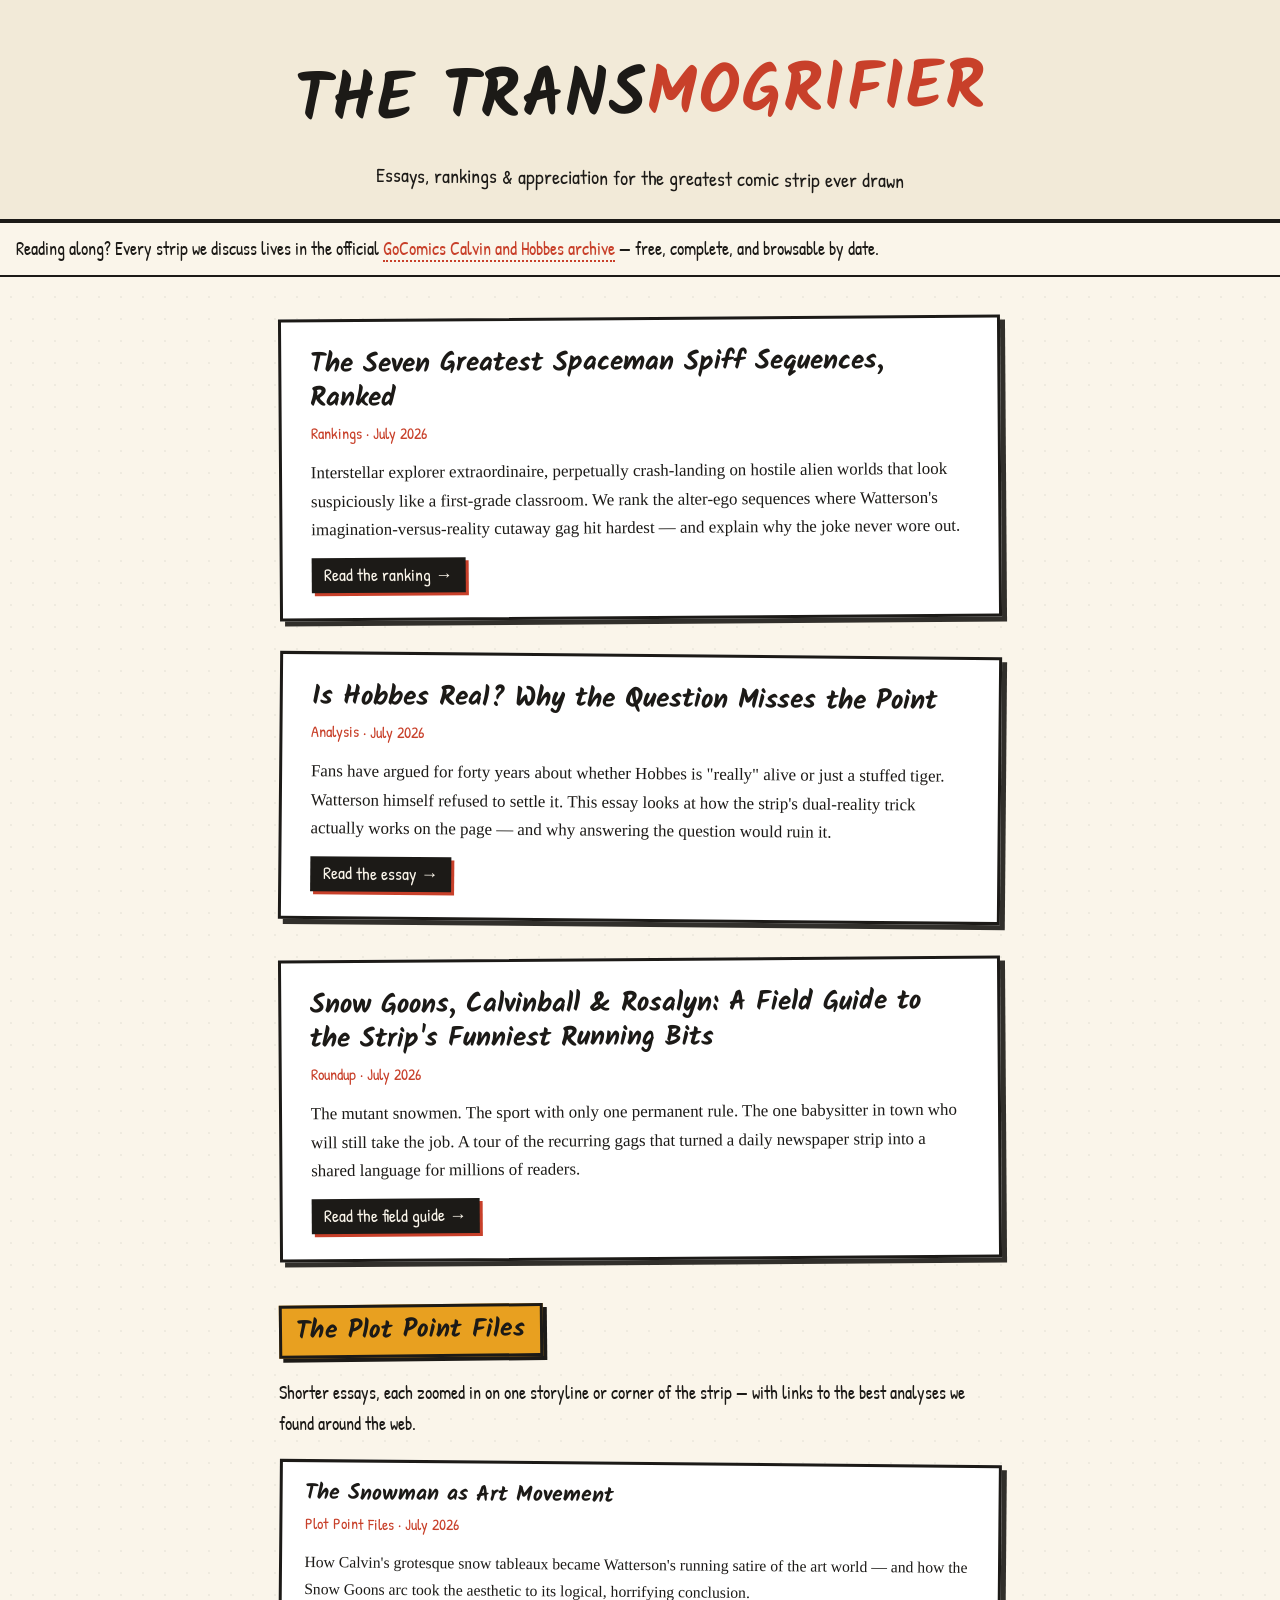
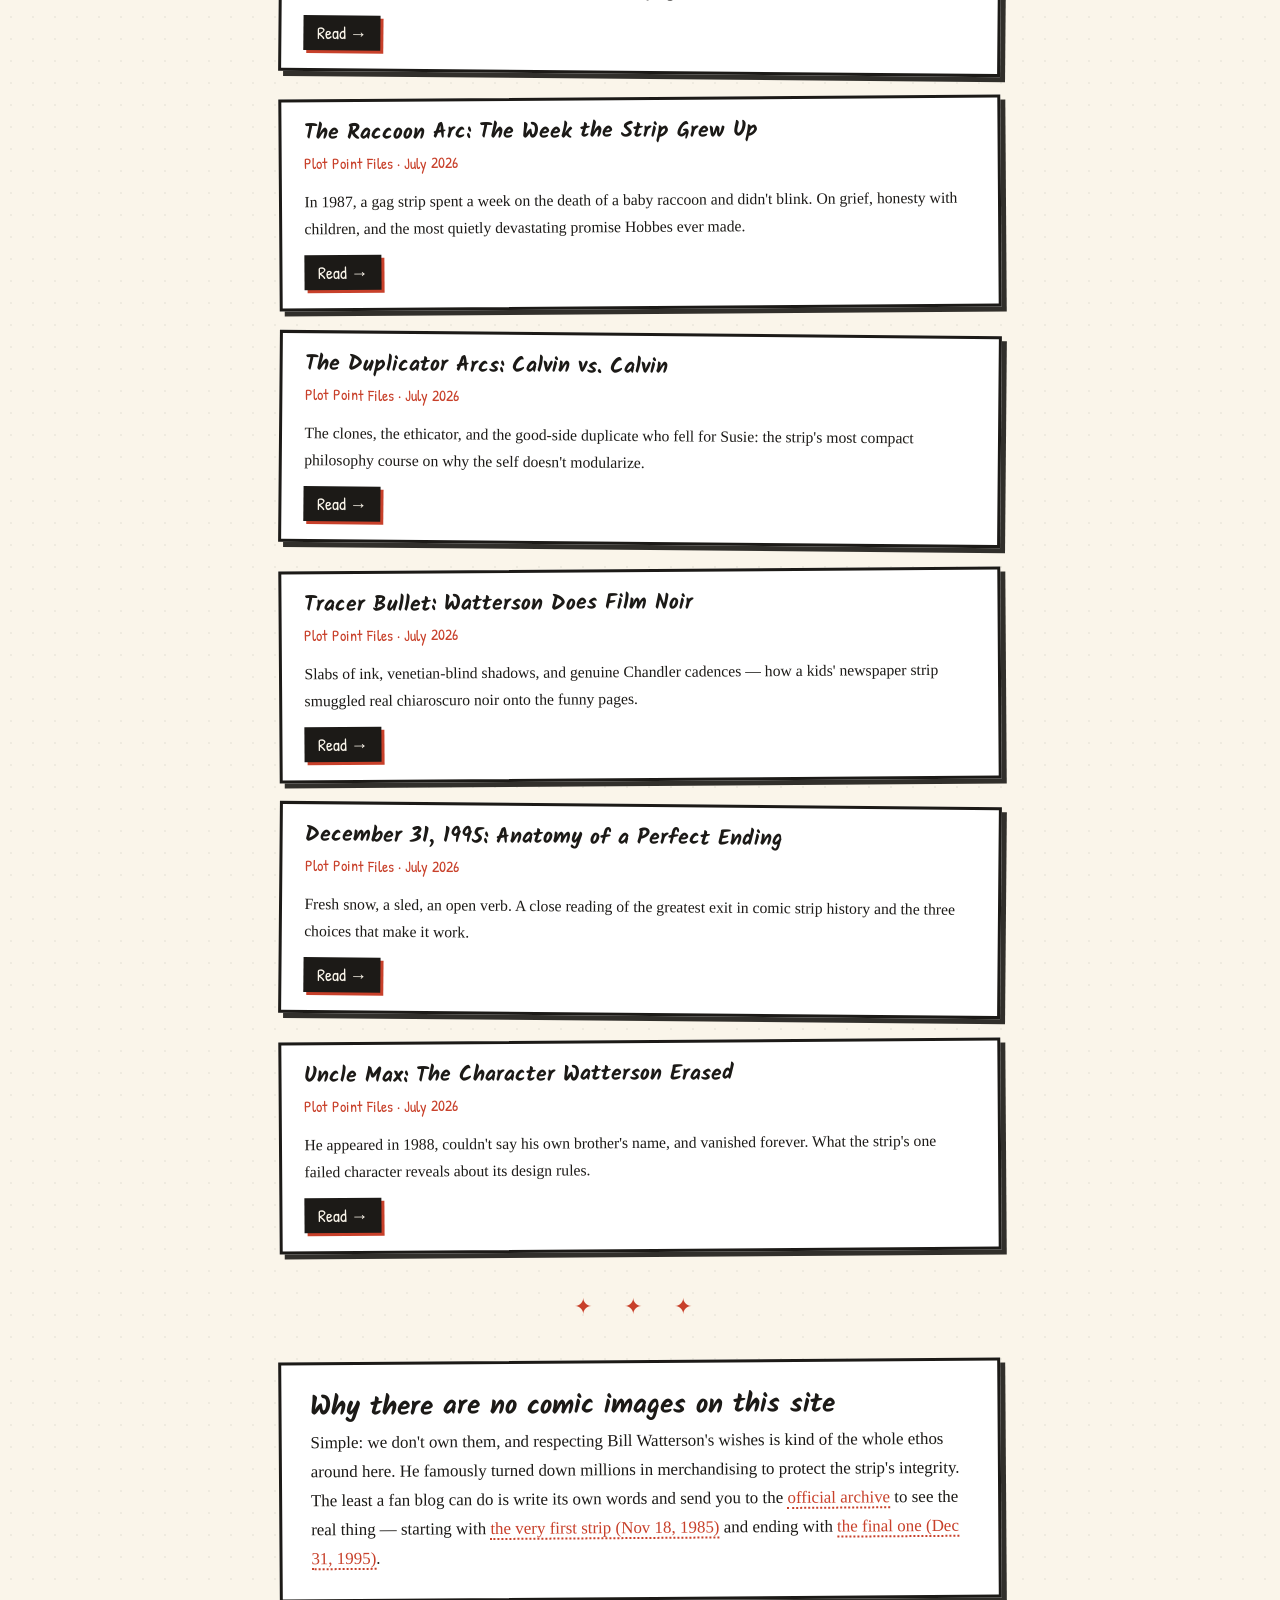
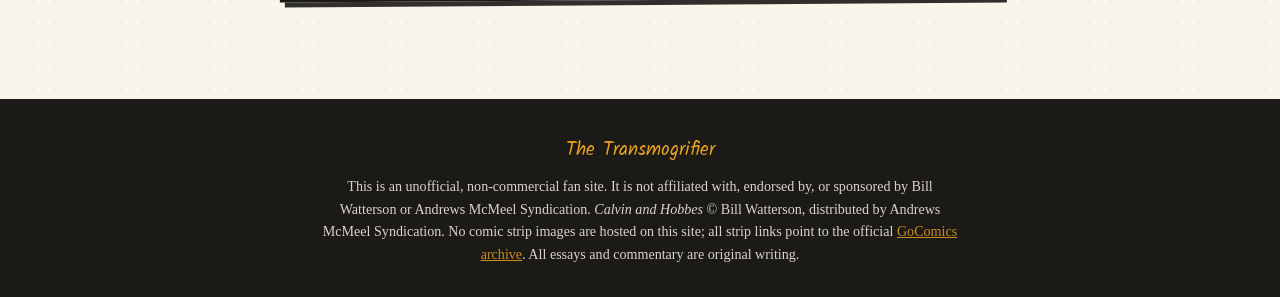
<file: index.html>
<!DOCTYPE html>
<html lang="en">
<head>
  <meta charset="UTF-8">
  <meta name="viewport" content="width=device-width, initial-scale=1.0">
  <title>The Transmogrifier — a Calvin &amp; Hobbes fan blog</title>
  <meta name="description" content="An unofficial fan blog of analysis, appreciation, and curated moments from Bill Watterson's Calvin and Hobbes. No strips hosted here — we link to the official GoComics archive.">
  <link rel="stylesheet" href="styles.css">
</head>
<body>

  <header class="masthead">
    <h1><a href="index.html">The Trans<span class="zap">mogrifier</span></a></h1>
    <p class="tagline">Essays, rankings &amp; appreciation for the greatest comic strip ever drawn</p>
  </header>

  <nav class="crumbs">
    Reading along? Every strip we discuss lives in the official
    <a href="https://www.gocomics.com/calvinandhobbes" target="_blank" rel="noopener">GoComics Calvin and Hobbes archive</a> — free, complete, and browsable by date.
  </nav>

  <main>

    <div class="post-card">
      <h2><a href="posts/spaceman-spiff.html">The Seven Greatest Spaceman Spiff Sequences, Ranked</a></h2>
      <p class="post-meta">Rankings · July 2026</p>
      <p>Interstellar explorer extraordinaire, perpetually crash-landing on hostile alien worlds that look suspiciously like a first-grade classroom. We rank the alter-ego sequences where Watterson's imagination-versus-reality cutaway gag hit hardest — and explain why the joke never wore out.</p>
      <a class="read-more" href="posts/spaceman-spiff.html">Read the ranking →</a>
    </div>

    <div class="post-card">
      <h2><a href="posts/is-hobbes-real.html">Is Hobbes Real? Why the Question Misses the Point</a></h2>
      <p class="post-meta">Analysis · July 2026</p>
      <p>Fans have argued for forty years about whether Hobbes is "really" alive or just a stuffed tiger. Watterson himself refused to settle it. This essay looks at how the strip's dual-reality trick actually works on the page — and why answering the question would ruin it.</p>
      <a class="read-more" href="posts/is-hobbes-real.html">Read the essay →</a>
    </div>

    <div class="post-card">
      <h2><a href="posts/funny-moments.html">Snow Goons, Calvinball &amp; Rosalyn: A Field Guide to the Strip's Funniest Running Bits</a></h2>
      <p class="post-meta">Roundup · July 2026</p>
      <p>The mutant snowmen. The sport with only one permanent rule. The one babysitter in town who will still take the job. A tour of the recurring gags that turned a daily newspaper strip into a shared language for millions of readers.</p>
      <a class="read-more" href="posts/funny-moments.html">Read the field guide →</a>
    </div>

    <h2 class="section-title"><span>The Plot Point Files</span></h2>
    <p style="margin-bottom:1.4rem; font-family:'Patrick Hand',cursive; font-size:1.15rem;">Shorter essays, each zoomed in on one storyline or corner of the strip — with links to the best analyses we found around the web.</p>

    <div class="post-card compact">
      <h2><a href="posts/snow-art.html">The Snowman as Art Movement</a></h2>
      <p class="post-meta">Plot Point Files · July 2026</p>
      <p>How Calvin's grotesque snow tableaux became Watterson's running satire of the art world — and how the Snow Goons arc took the aesthetic to its logical, horrifying conclusion.</p>
      <a class="read-more" href="posts/snow-art.html">Read →</a>
    </div>

    <div class="post-card compact">
      <h2><a href="posts/raccoon-arc.html">The Raccoon Arc: The Week the Strip Grew Up</a></h2>
      <p class="post-meta">Plot Point Files · July 2026</p>
      <p>In 1987, a gag strip spent a week on the death of a baby raccoon and didn't blink. On grief, honesty with children, and the most quietly devastating promise Hobbes ever made.</p>
      <a class="read-more" href="posts/raccoon-arc.html">Read →</a>
    </div>

    <div class="post-card compact">
      <h2><a href="posts/duplicator-arc.html">The Duplicator Arcs: Calvin vs. Calvin</a></h2>
      <p class="post-meta">Plot Point Files · July 2026</p>
      <p>The clones, the ethicator, and the good-side duplicate who fell for Susie: the strip's most compact philosophy course on why the self doesn't modularize.</p>
      <a class="read-more" href="posts/duplicator-arc.html">Read →</a>
    </div>

    <div class="post-card compact">
      <h2><a href="posts/tracer-bullet.html">Tracer Bullet: Watterson Does Film Noir</a></h2>
      <p class="post-meta">Plot Point Files · July 2026</p>
      <p>Slabs of ink, venetian-blind shadows, and genuine Chandler cadences — how a kids' newspaper strip smuggled real chiaroscuro noir onto the funny pages.</p>
      <a class="read-more" href="posts/tracer-bullet.html">Read →</a>
    </div>

    <div class="post-card compact">
      <h2><a href="posts/final-strip.html">December 31, 1995: Anatomy of a Perfect Ending</a></h2>
      <p class="post-meta">Plot Point Files · July 2026</p>
      <p>Fresh snow, a sled, an open verb. A close reading of the greatest exit in comic strip history and the three choices that make it work.</p>
      <a class="read-more" href="posts/final-strip.html">Read →</a>
    </div>

    <div class="post-card compact">
      <h2><a href="posts/uncle-max.html">Uncle Max: The Character Watterson Erased</a></h2>
      <p class="post-meta">Plot Point Files · July 2026</p>
      <p>He appeared in 1988, couldn't say his own brother's name, and vanished forever. What the strip's one failed character reveals about its design rules.</p>
      <a class="read-more" href="posts/uncle-max.html">Read →</a>
    </div>

    <p class="divider">✦ ✦ ✦</p>

    <div class="post-card">
      <h2>Why there are no comic images on this site</h2>
      <p>Simple: we don't own them, and respecting Bill Watterson's wishes is kind of the whole ethos around here. He famously turned down millions in merchandising to protect the strip's integrity. The least a fan blog can do is write its own words and send you to the <a href="https://www.gocomics.com/calvinandhobbes" target="_blank" rel="noopener">official archive</a> to see the real thing — starting with <a href="https://www.gocomics.com/calvinandhobbes/1985/11/18" target="_blank" rel="noopener">the very first strip (Nov 18, 1985)</a> and ending with <a href="https://www.gocomics.com/calvinandhobbes/1995/12/31" target="_blank" rel="noopener">the final one (Dec 31, 1995)</a>.</p>
    </div>

  </main>

  <footer>
    <p class="foot-title">The Transmogrifier</p>
    <p class="disclaimer">
      This is an unofficial, non-commercial fan site. It is not affiliated with, endorsed by, or sponsored by
      Bill Watterson or Andrews McMeel Syndication. <em>Calvin and Hobbes</em> © Bill Watterson,
      distributed by Andrews McMeel Syndication. No comic strip images are hosted on this site;
      all strip links point to the official <a href="https://www.gocomics.com/calvinandhobbes" target="_blank" rel="noopener">GoComics archive</a>.
      All essays and commentary are original writing.
    </p>
  </footer>

</body>
</html>
</file>
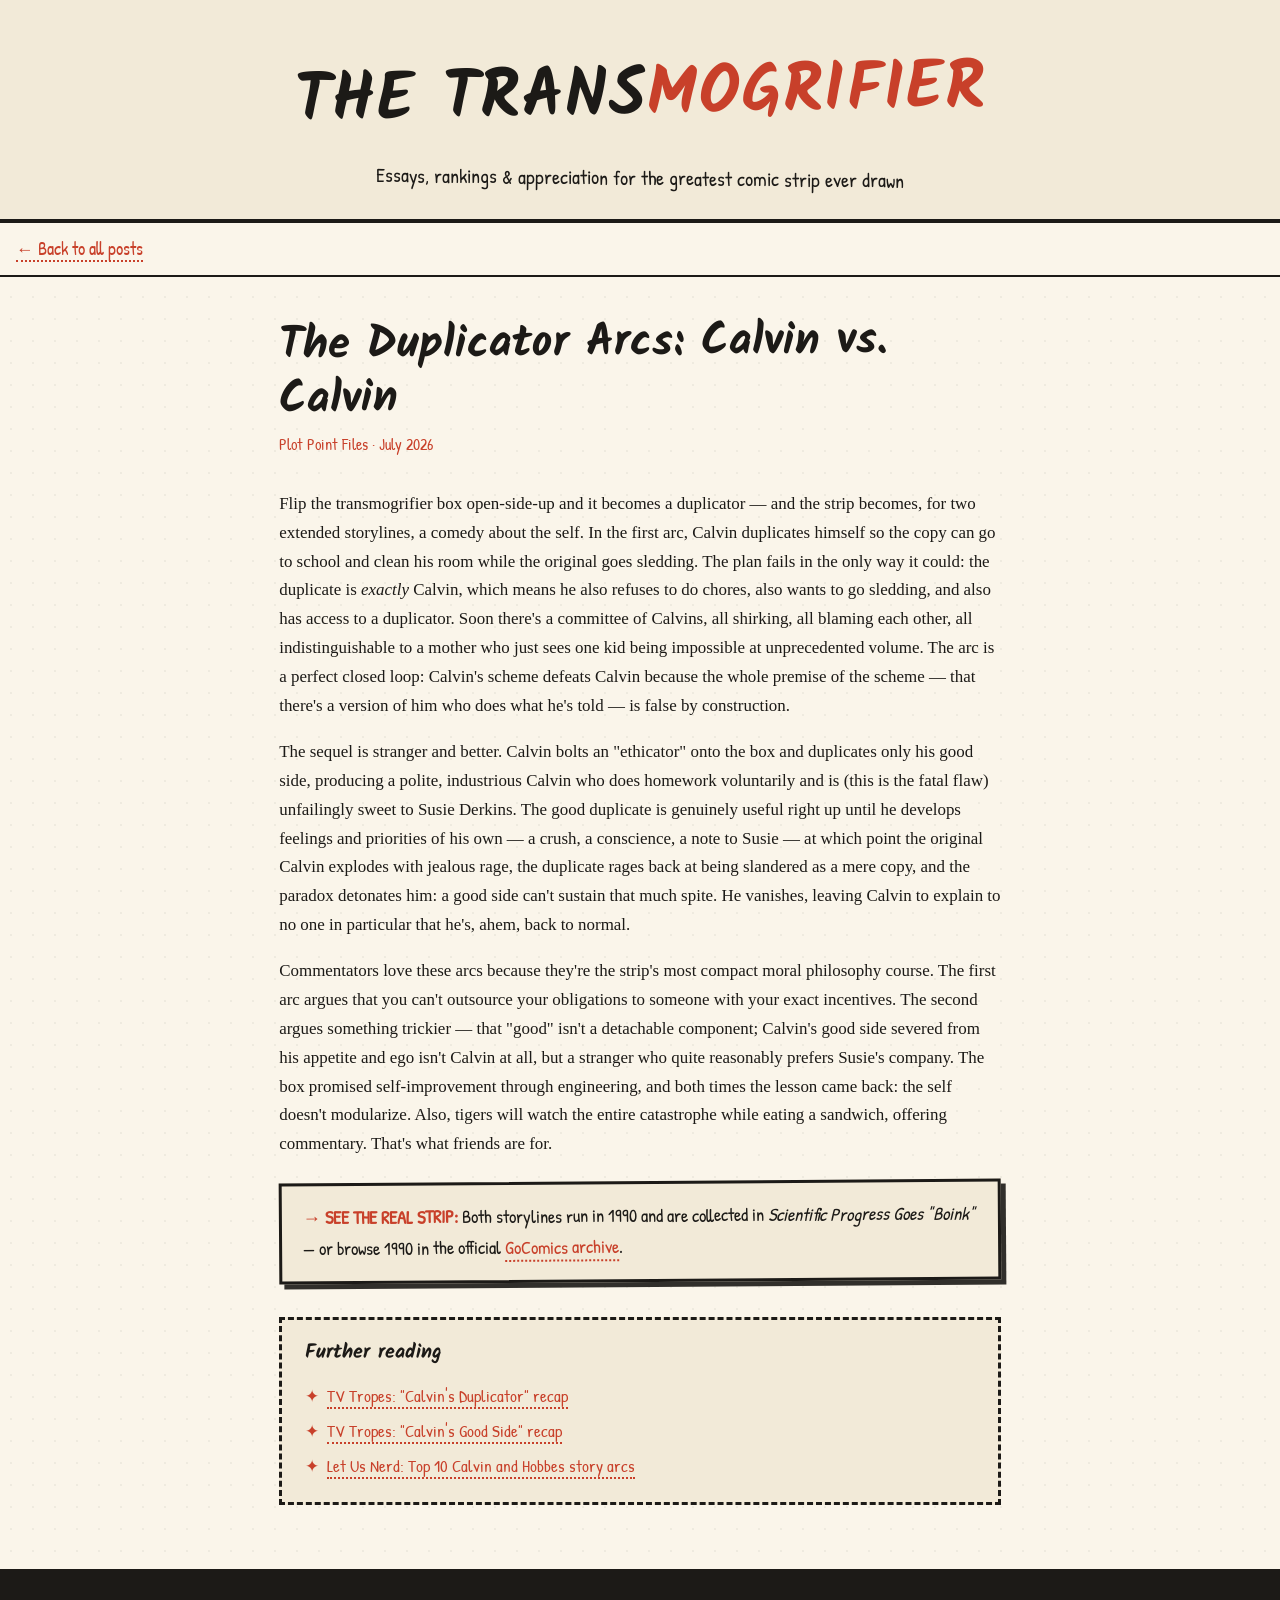
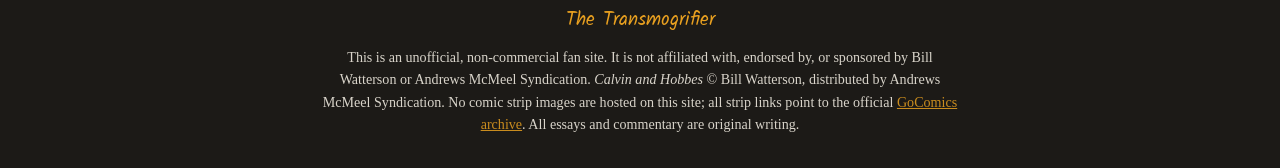
<file: ch-blog/posts/duplicator-arc.html>
<!DOCTYPE html>
<html lang="en">
<head>
  <meta charset="UTF-8">
  <meta name="viewport" content="width=device-width, initial-scale=1.0">
  <title>The Duplicator Arcs: Calvin vs. Calvin — The Transmogrifier</title>
  <meta name="description" content="A short essay on the duplicator storylines in Calvin and Hobbes — the clones, the ethicator, and what happens when Calvin meets his own good side.">
  <link rel="stylesheet" href="../styles.css">
</head>
<body>

  <header class="masthead">
    <h1><a href="../index.html">The Trans<span class="zap">mogrifier</span></a></h1>
    <p class="tagline">Essays, rankings &amp; appreciation for the greatest comic strip ever drawn</p>
  </header>

  <nav class="crumbs">
    <a href="../index.html">← Back to all posts</a>
  </nav>

  <main>
    <article>
      <h1>The Duplicator Arcs: Calvin vs. Calvin</h1>
      <p class="post-meta">Plot Point Files · July 2026</p>

      <p>Flip the transmogrifier box open-side-up and it becomes a duplicator — and the strip becomes, for two extended storylines, a comedy about the self. In the first arc, Calvin duplicates himself so the copy can go to school and clean his room while the original goes sledding. The plan fails in the only way it could: the duplicate is <em>exactly</em> Calvin, which means he also refuses to do chores, also wants to go sledding, and also has access to a duplicator. Soon there's a committee of Calvins, all shirking, all blaming each other, all indistinguishable to a mother who just sees one kid being impossible at unprecedented volume. The arc is a perfect closed loop: Calvin's scheme defeats Calvin because the whole premise of the scheme — that there's a version of him who does what he's told — is false by construction.</p>

      <p>The sequel is stranger and better. Calvin bolts an "ethicator" onto the box and duplicates only his good side, producing a polite, industrious Calvin who does homework voluntarily and is (this is the fatal flaw) unfailingly sweet to Susie Derkins. The good duplicate is genuinely useful right up until he develops feelings and priorities of his own — a crush, a conscience, a note to Susie — at which point the original Calvin explodes with jealous rage, the duplicate rages back at being slandered as a mere copy, and the paradox detonates him: a good side can't sustain that much spite. He vanishes, leaving Calvin to explain to no one in particular that he's, ahem, back to normal.</p>

      <p>Commentators love these arcs because they're the strip's most compact moral philosophy course. The first arc argues that you can't outsource your obligations to someone with your exact incentives. The second argues something trickier — that "good" isn't a detachable component; Calvin's good side severed from his appetite and ego isn't Calvin at all, but a stranger who quite reasonably prefers Susie's company. The box promised self-improvement through engineering, and both times the lesson came back: the self doesn't modularize. Also, tigers will watch the entire catastrophe while eating a sandwich, offering commentary. That's what friends are for.</p>

      <div class="strip-link">
        Both storylines run in 1990 and are collected in <em>Scientific Progress Goes "Boink"</em> — or browse 1990 in the official <a href="https://www.gocomics.com/calvinandhobbes" target="_blank" rel="noopener">GoComics archive</a>.
      </div>

      <div class="further-reading">
        <h2>Further reading</h2>
        <ul>
          <li><a href="https://tvtropes.org/pmwiki/pmwiki.php/Recap/CalvinAndHobbesCalvinsDuplicator" target="_blank" rel="noopener">TV Tropes: "Calvin's Duplicator" recap</a></li>
          <li><a href="https://tvtropes.org/pmwiki/pmwiki.php/Recap/CalvinAndHobbesCalvinsGoodSide" target="_blank" rel="noopener">TV Tropes: "Calvin's Good Side" recap</a></li>
          <li><a href="https://letusnerd.wordpress.com/2013/11/30/top-10-calvin-and-hobbes-story-arcs/" target="_blank" rel="noopener">Let Us Nerd: Top 10 Calvin and Hobbes story arcs</a></li>
        </ul>
      </div>

    </article>
  </main>

  <footer>
    <p class="foot-title">The Transmogrifier</p>
    <p class="disclaimer">
      This is an unofficial, non-commercial fan site. It is not affiliated with, endorsed by, or sponsored by
      Bill Watterson or Andrews McMeel Syndication. <em>Calvin and Hobbes</em> © Bill Watterson,
      distributed by Andrews McMeel Syndication. No comic strip images are hosted on this site;
      all strip links point to the official <a href="https://www.gocomics.com/calvinandhobbes" target="_blank" rel="noopener">GoComics archive</a>.
      All essays and commentary are original writing.
    </p>
  </footer>

</body>
</html>
</file>
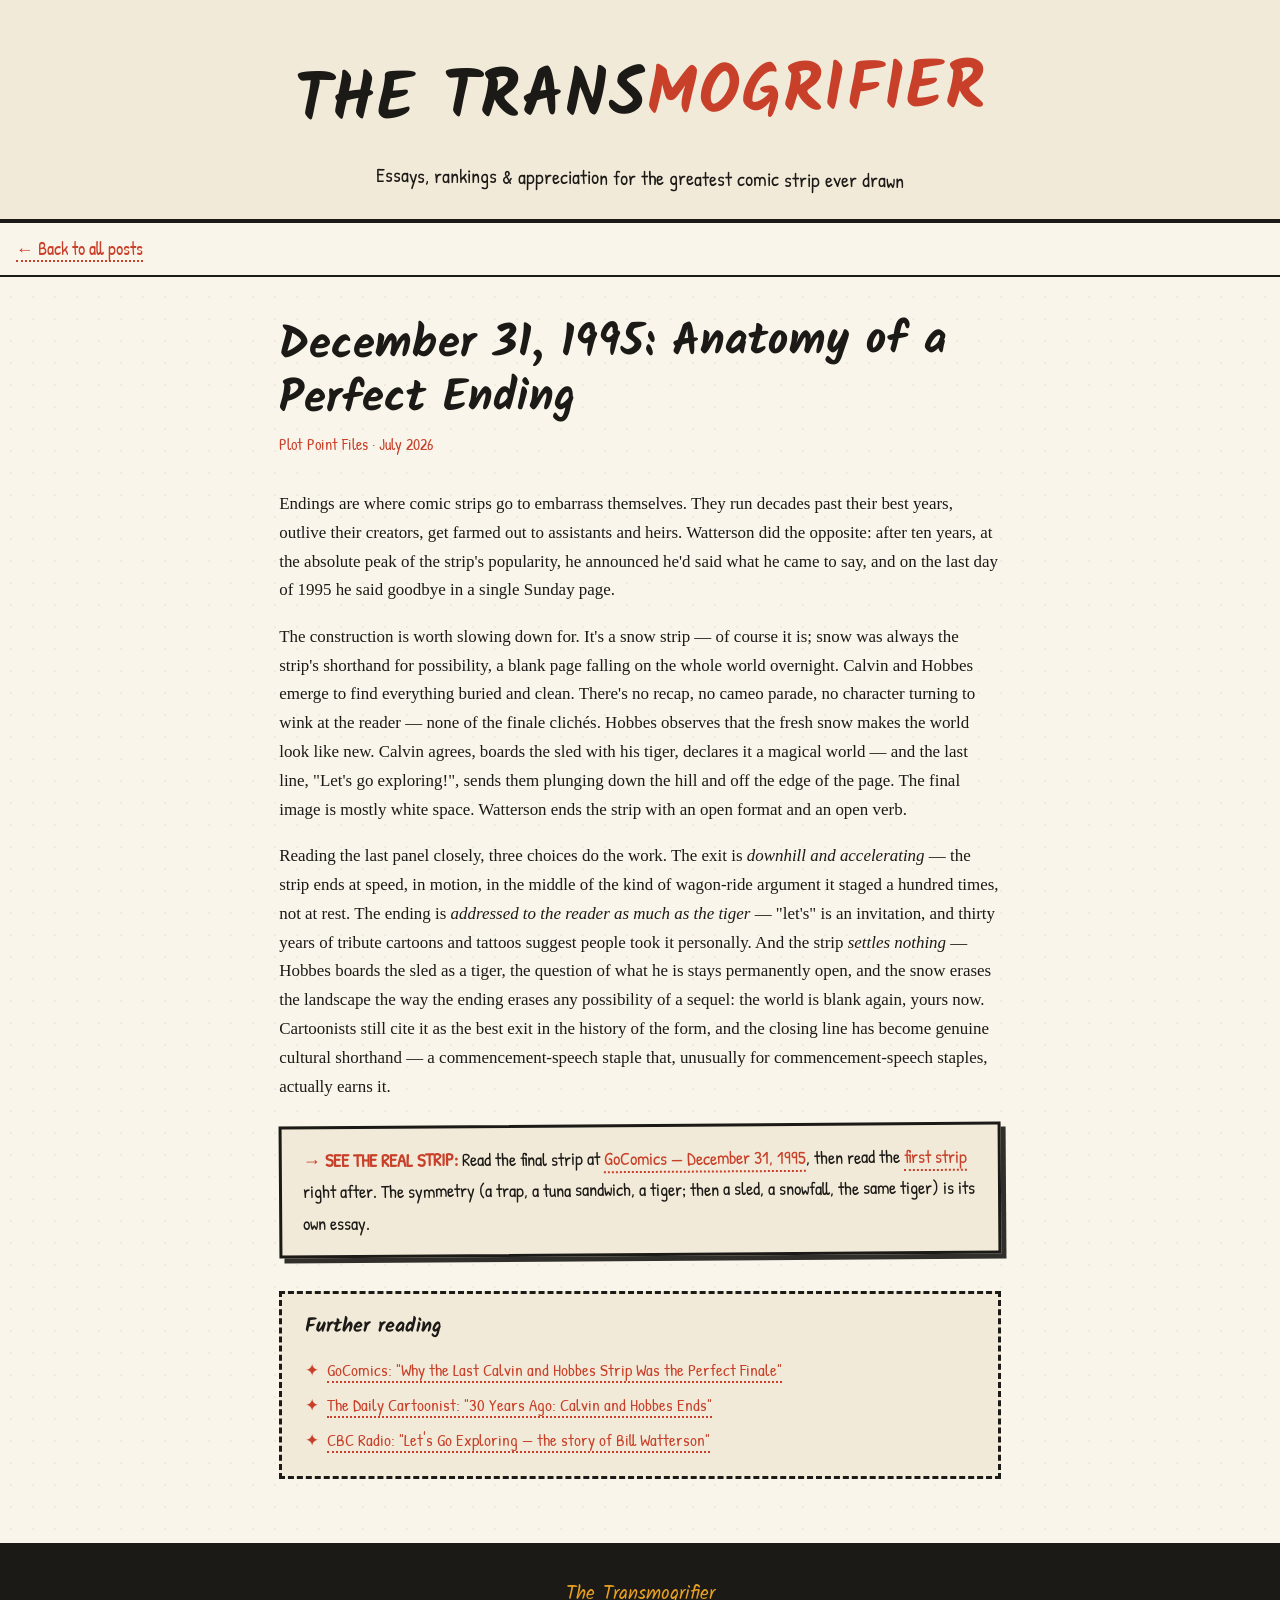
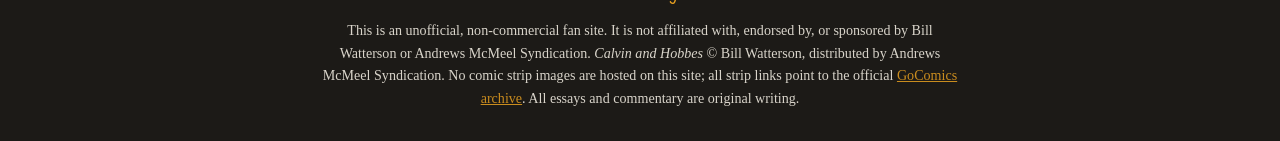
<file: ch-blog/posts/final-strip.html>
<!DOCTYPE html>
<html lang="en">
<head>
  <meta charset="UTF-8">
  <meta name="viewport" content="width=device-width, initial-scale=1.0">
  <title>December 31, 1995: Anatomy of a Perfect Ending — The Transmogrifier</title>
  <meta name="description" content="A short essay on the final Calvin and Hobbes strip — why fresh snow and a sled made the perfect goodbye, and how Watterson chose to leave.">
  <link rel="stylesheet" href="../styles.css">
</head>
<body>

  <header class="masthead">
    <h1><a href="../index.html">The Trans<span class="zap">mogrifier</span></a></h1>
    <p class="tagline">Essays, rankings &amp; appreciation for the greatest comic strip ever drawn</p>
  </header>

  <nav class="crumbs">
    <a href="../index.html">← Back to all posts</a>
  </nav>

  <main>
    <article>
      <h1>December 31, 1995: Anatomy of a Perfect Ending</h1>
      <p class="post-meta">Plot Point Files · July 2026</p>

      <p>Endings are where comic strips go to embarrass themselves. They run decades past their best years, outlive their creators, get farmed out to assistants and heirs. Watterson did the opposite: after ten years, at the absolute peak of the strip's popularity, he announced he'd said what he came to say, and on the last day of 1995 he said goodbye in a single Sunday page.</p>

      <p>The construction is worth slowing down for. It's a snow strip — of course it is; snow was always the strip's shorthand for possibility, a blank page falling on the whole world overnight. Calvin and Hobbes emerge to find everything buried and clean. There's no recap, no cameo parade, no character turning to wink at the reader — none of the finale clichés. Hobbes observes that the fresh snow makes the world look like new. Calvin agrees, boards the sled with his tiger, declares it a magical world — and the last line, "Let's go exploring!", sends them plunging down the hill and off the edge of the page. The final image is mostly white space. Watterson ends the strip with an open format and an open verb.</p>

      <p>Reading the last panel closely, three choices do the work. The exit is <em>downhill and accelerating</em> — the strip ends at speed, in motion, in the middle of the kind of wagon-ride argument it staged a hundred times, not at rest. The ending is <em>addressed to the reader as much as the tiger</em> — "let's" is an invitation, and thirty years of tribute cartoons and tattoos suggest people took it personally. And the strip <em>settles nothing</em> — Hobbes boards the sled as a tiger, the question of what he is stays permanently open, and the snow erases the landscape the way the ending erases any possibility of a sequel: the world is blank again, yours now. Cartoonists still cite it as the best exit in the history of the form, and the closing line has become genuine cultural shorthand — a commencement-speech staple that, unusually for commencement-speech staples, actually earns it.</p>

      <div class="strip-link">
        Read the final strip at <a href="https://www.gocomics.com/calvinandhobbes/1995/12/31" target="_blank" rel="noopener">GoComics — December 31, 1995</a>, then read the <a href="https://www.gocomics.com/calvinandhobbes/1985/11/18" target="_blank" rel="noopener">first strip</a> right after. The symmetry (a trap, a tuna sandwich, a tiger; then a sled, a snowfall, the same tiger) is its own essay.
      </div>

      <div class="further-reading">
        <h2>Further reading</h2>
        <ul>
          <li><a href="https://www.gocomics.com/extras/last-calvin-and-hobbes-comic-strip-finale" target="_blank" rel="noopener">GoComics: "Why the Last Calvin and Hobbes Strip Was the Perfect Finale"</a></li>
          <li><a href="https://www.dailycartoonist.com/index.php/2025/12/31/30-years-ago-calvin-and-hobbes-ends/" target="_blank" rel="noopener">The Daily Cartoonist: "30 Years Ago: Calvin and Hobbes Ends"</a></li>
          <li><a href="https://www.cbc.ca/radio/day6/episode-392-roseanne-s-racist-tweets-trans-mountain-pot-stocks-come-to-canada-calvin-and-hobbes-and-more-1.4685592/let-s-go-exploring-the-story-of-calvin-and-hobbes-creator-bill-watterson-1.4685643" target="_blank" rel="noopener">CBC Radio: "Let's Go Exploring — the story of Bill Watterson"</a></li>
        </ul>
      </div>

    </article>
  </main>

  <footer>
    <p class="foot-title">The Transmogrifier</p>
    <p class="disclaimer">
      This is an unofficial, non-commercial fan site. It is not affiliated with, endorsed by, or sponsored by
      Bill Watterson or Andrews McMeel Syndication. <em>Calvin and Hobbes</em> © Bill Watterson,
      distributed by Andrews McMeel Syndication. No comic strip images are hosted on this site;
      all strip links point to the official <a href="https://www.gocomics.com/calvinandhobbes" target="_blank" rel="noopener">GoComics archive</a>.
      All essays and commentary are original writing.
    </p>
  </footer>

</body>
</html>
</file>
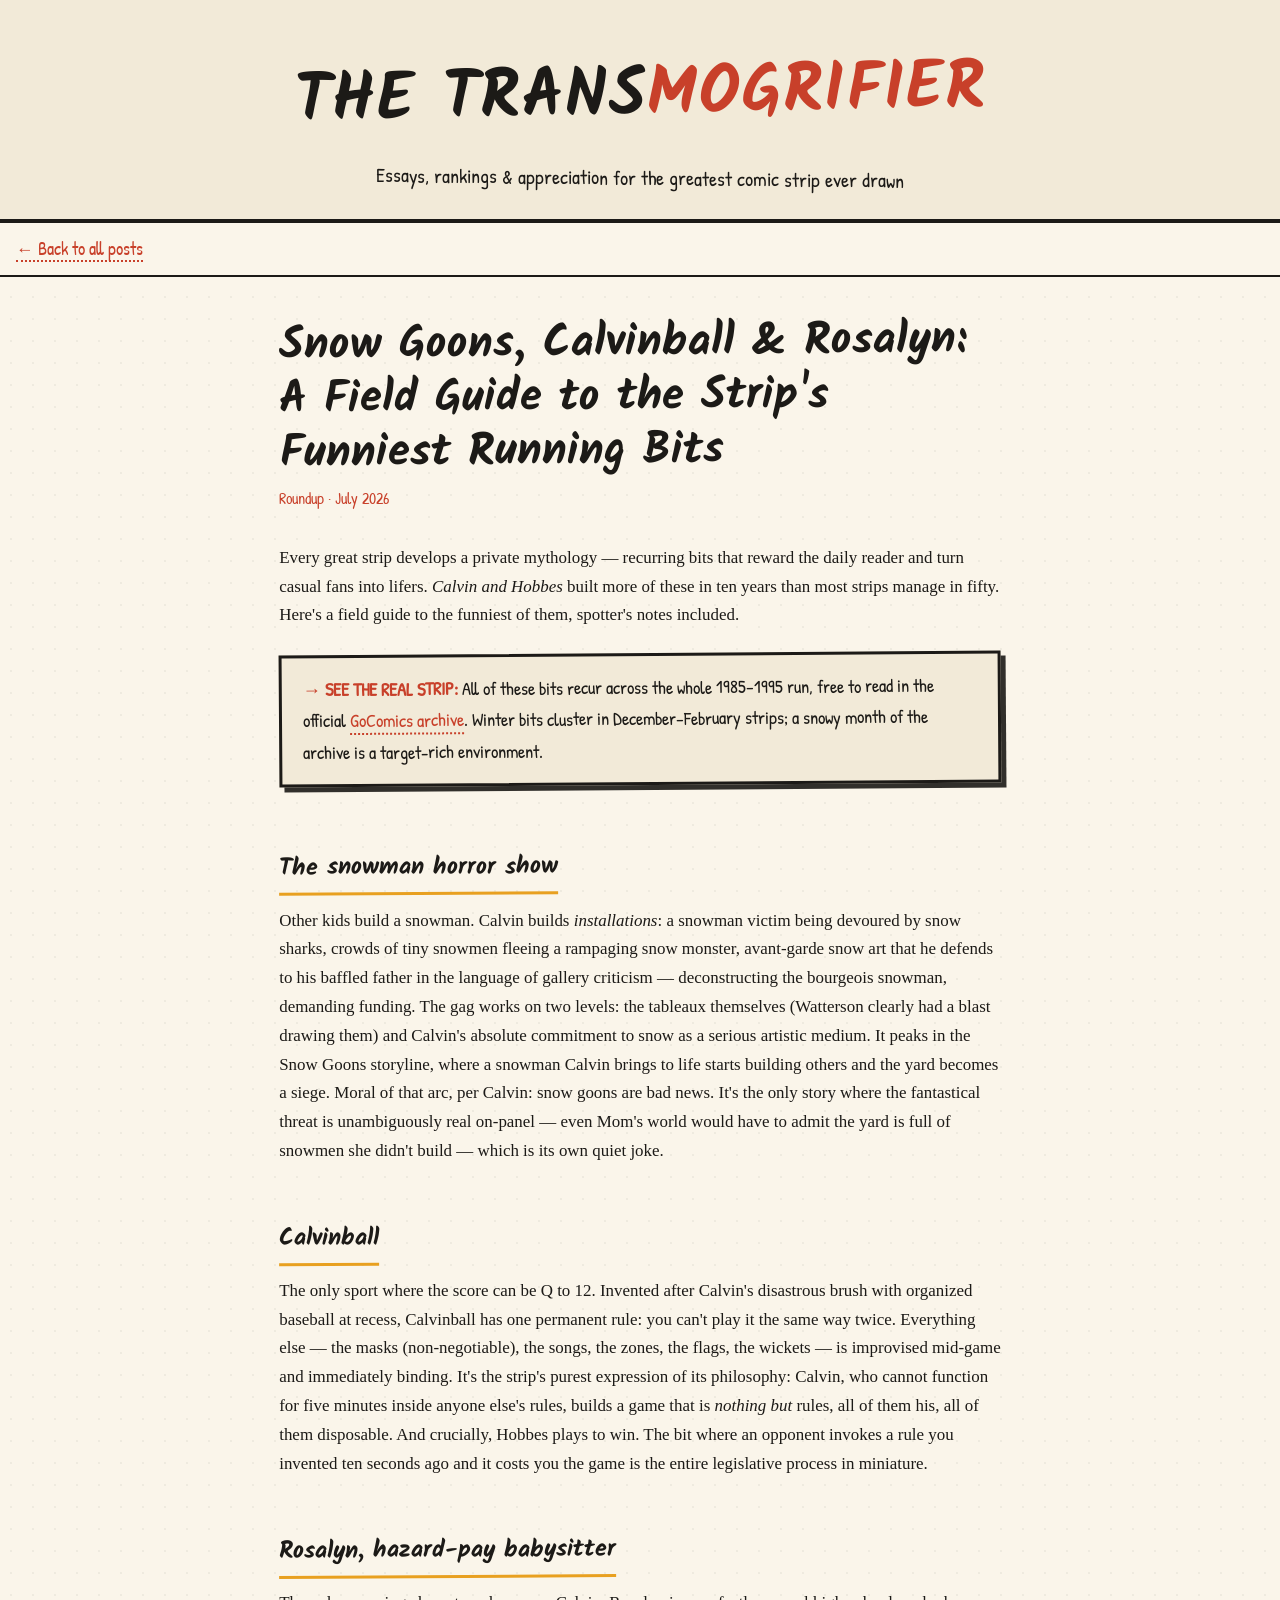
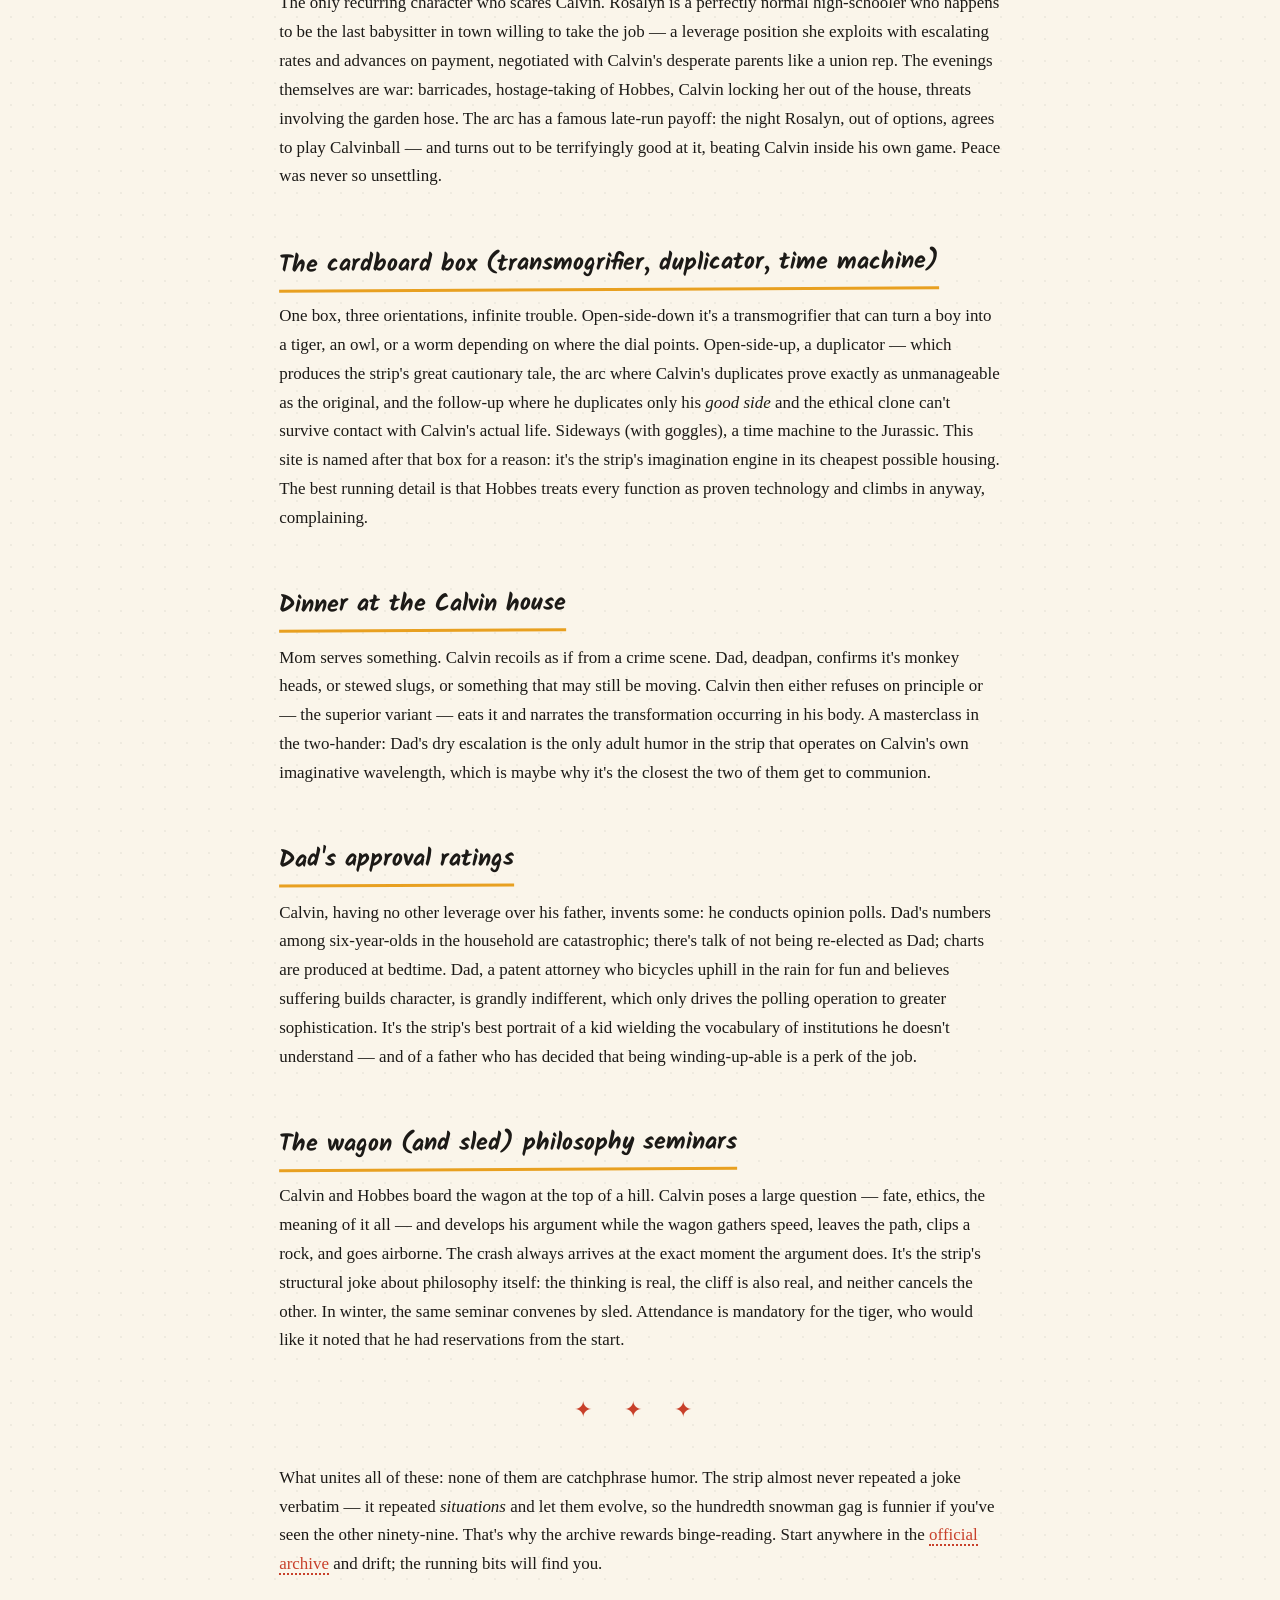
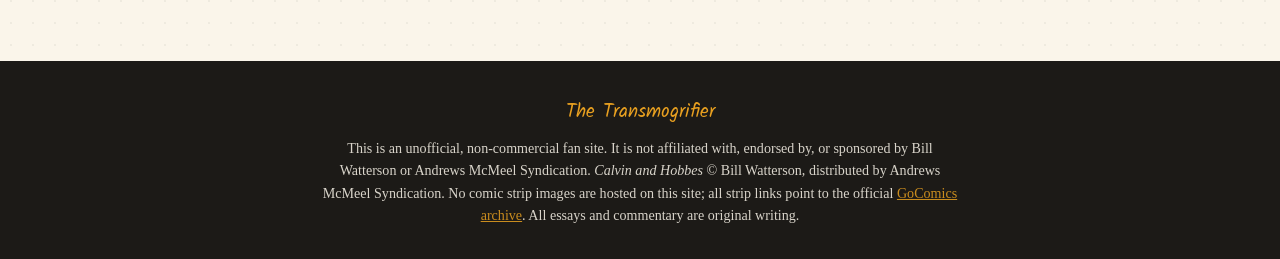
<file: ch-blog/posts/funny-moments.html>
<!DOCTYPE html>
<html lang="en">
<head>
  <meta charset="UTF-8">
  <meta name="viewport" content="width=device-width, initial-scale=1.0">
  <title>Snow Goons, Calvinball &amp; Rosalyn: A Field Guide to the Strip's Funniest Running Bits — The Transmogrifier</title>
  <meta name="description" content="A tour of the funniest recurring gags in Calvin and Hobbes: the snowman horror show, Calvinball, Rosalyn, the transmogrifier, and more.">
  <link rel="stylesheet" href="../styles.css">
</head>
<body>

  <header class="masthead">
    <h1><a href="../index.html">The Trans<span class="zap">mogrifier</span></a></h1>
    <p class="tagline">Essays, rankings &amp; appreciation for the greatest comic strip ever drawn</p>
  </header>

  <nav class="crumbs">
    <a href="../index.html">← Back to all posts</a>
  </nav>

  <main>
    <article>
      <h1>Snow Goons, Calvinball &amp; Rosalyn: A Field Guide to the Strip's Funniest Running Bits</h1>
      <p class="post-meta">Roundup · July 2026</p>

      <p>Every great strip develops a private mythology — recurring bits that reward the daily reader and turn casual fans into lifers. <em>Calvin and Hobbes</em> built more of these in ten years than most strips manage in fifty. Here's a field guide to the funniest of them, spotter's notes included.</p>

      <div class="strip-link">
        All of these bits recur across the whole 1985–1995 run, free to read in the official
        <a href="https://www.gocomics.com/calvinandhobbes" target="_blank" rel="noopener">GoComics archive</a>.
        Winter bits cluster in December–February strips; a snowy month of the archive is a target-rich environment.
      </div>

      <h2>The snowman horror show</h2>
      <p>Other kids build a snowman. Calvin builds <em>installations</em>: a snowman victim being devoured by snow sharks, crowds of tiny snowmen fleeing a rampaging snow monster, avant-garde snow art that he defends to his baffled father in the language of gallery criticism — deconstructing the bourgeois snowman, demanding funding. The gag works on two levels: the tableaux themselves (Watterson clearly had a blast drawing them) and Calvin's absolute commitment to snow as a serious artistic medium. It peaks in the Snow Goons storyline, where a snowman Calvin brings to life starts building others and the yard becomes a siege. Moral of that arc, per Calvin: snow goons are bad news. It's the only story where the fantastical threat is unambiguously real on-panel — even Mom's world would have to admit the yard is full of snowmen she didn't build — which is its own quiet joke.</p>

      <h2>Calvinball</h2>
      <p>The only sport where the score can be Q to 12. Invented after Calvin's disastrous brush with organized baseball at recess, Calvinball has one permanent rule: you can't play it the same way twice. Everything else — the masks (non-negotiable), the songs, the zones, the flags, the wickets — is improvised mid-game and immediately binding. It's the strip's purest expression of its philosophy: Calvin, who cannot function for five minutes inside anyone else's rules, builds a game that is <em>nothing but</em> rules, all of them his, all of them disposable. And crucially, Hobbes plays to win. The bit where an opponent invokes a rule you invented ten seconds ago and it costs you the game is the entire legislative process in miniature.</p>

      <h2>Rosalyn, hazard-pay babysitter</h2>
      <p>The only recurring character who scares Calvin. Rosalyn is a perfectly normal high-schooler who happens to be the last babysitter in town willing to take the job — a leverage position she exploits with escalating rates and advances on payment, negotiated with Calvin's desperate parents like a union rep. The evenings themselves are war: barricades, hostage-taking of Hobbes, Calvin locking her out of the house, threats involving the garden hose. The arc has a famous late-run payoff: the night Rosalyn, out of options, agrees to play Calvinball — and turns out to be terrifyingly good at it, beating Calvin inside his own game. Peace was never so unsettling.</p>

      <h2>The cardboard box (transmogrifier, duplicator, time machine)</h2>
      <p>One box, three orientations, infinite trouble. Open-side-down it's a transmogrifier that can turn a boy into a tiger, an owl, or a worm depending on where the dial points. Open-side-up, a duplicator — which produces the strip's great cautionary tale, the arc where Calvin's duplicates prove exactly as unmanageable as the original, and the follow-up where he duplicates only his <em>good side</em> and the ethical clone can't survive contact with Calvin's actual life. Sideways (with goggles), a time machine to the Jurassic. This site is named after that box for a reason: it's the strip's imagination engine in its cheapest possible housing. The best running detail is that Hobbes treats every function as proven technology and climbs in anyway, complaining.</p>

      <h2>Dinner at the Calvin house</h2>
      <p>Mom serves something. Calvin recoils as if from a crime scene. Dad, deadpan, confirms it's monkey heads, or stewed slugs, or something that may still be moving. Calvin then either refuses on principle or — the superior variant — eats it and narrates the transformation occurring in his body. A masterclass in the two-hander: Dad's dry escalation is the only adult humor in the strip that operates on Calvin's own imaginative wavelength, which is maybe why it's the closest the two of them get to communion.</p>

      <h2>Dad's approval ratings</h2>
      <p>Calvin, having no other leverage over his father, invents some: he conducts opinion polls. Dad's numbers among six-year-olds in the household are catastrophic; there's talk of not being re-elected as Dad; charts are produced at bedtime. Dad, a patent attorney who bicycles uphill in the rain for fun and believes suffering builds character, is grandly indifferent, which only drives the polling operation to greater sophistication. It's the strip's best portrait of a kid wielding the vocabulary of institutions he doesn't understand — and of a father who has decided that being winding-up-able is a perk of the job.</p>

      <h2>The wagon (and sled) philosophy seminars</h2>
      <p>Calvin and Hobbes board the wagon at the top of a hill. Calvin poses a large question — fate, ethics, the meaning of it all — and develops his argument while the wagon gathers speed, leaves the path, clips a rock, and goes airborne. The crash always arrives at the exact moment the argument does. It's the strip's structural joke about philosophy itself: the thinking is real, the cliff is also real, and neither cancels the other. In winter, the same seminar convenes by sled. Attendance is mandatory for the tiger, who would like it noted that he had reservations from the start.</p>

      <p class="divider">✦ ✦ ✦</p>

      <p>What unites all of these: none of them are catchphrase humor. The strip almost never repeated a joke verbatim — it repeated <em>situations</em> and let them evolve, so the hundredth snowman gag is funnier if you've seen the other ninety-nine. That's why the archive rewards binge-reading. Start anywhere in the <a href="https://www.gocomics.com/calvinandhobbes" target="_blank" rel="noopener">official archive</a> and drift; the running bits will find you.</p>

    </article>
  </main>

  <footer>
    <p class="foot-title">The Transmogrifier</p>
    <p class="disclaimer">
      This is an unofficial, non-commercial fan site. It is not affiliated with, endorsed by, or sponsored by
      Bill Watterson or Andrews McMeel Syndication. <em>Calvin and Hobbes</em> © Bill Watterson,
      distributed by Andrews McMeel Syndication. No comic strip images are hosted on this site;
      all strip links point to the official <a href="https://www.gocomics.com/calvinandhobbes" target="_blank" rel="noopener">GoComics archive</a>.
      All essays and commentary are original writing.
    </p>
  </footer>

</body>
</html>
</file>
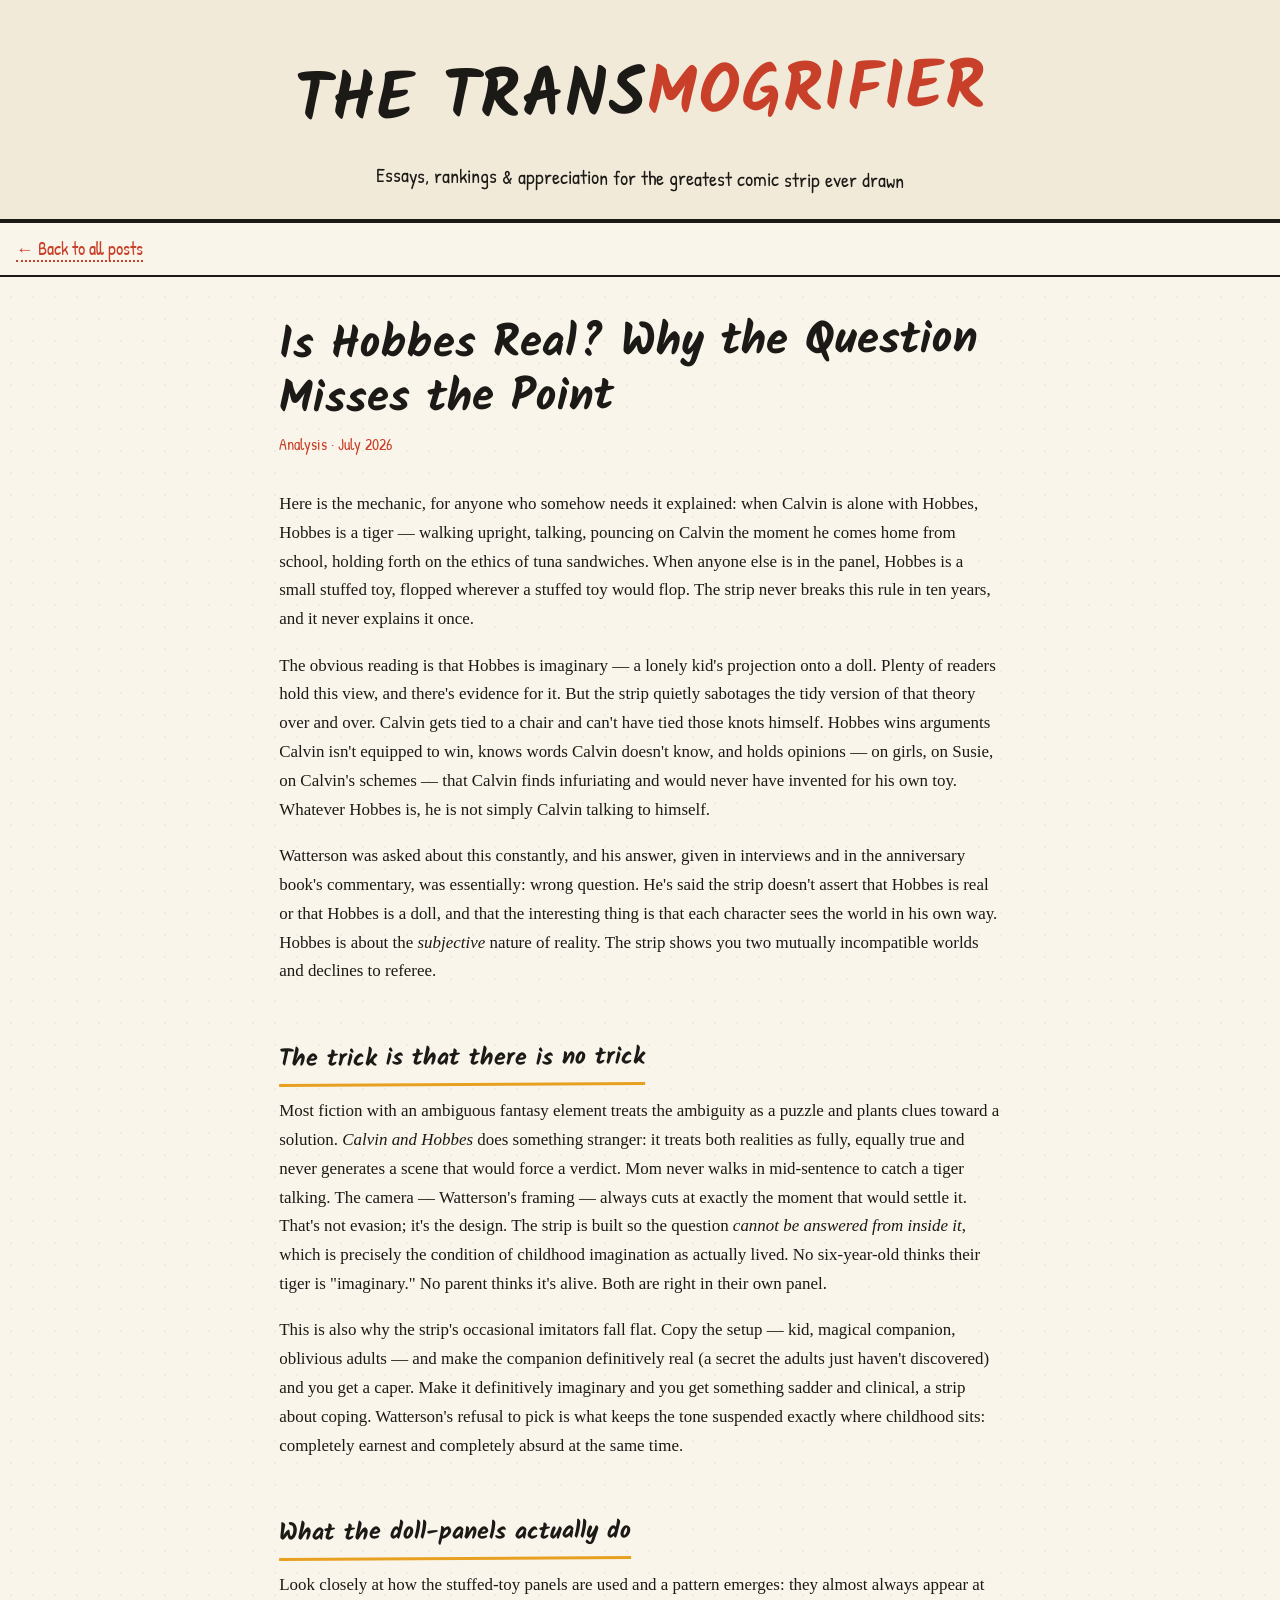
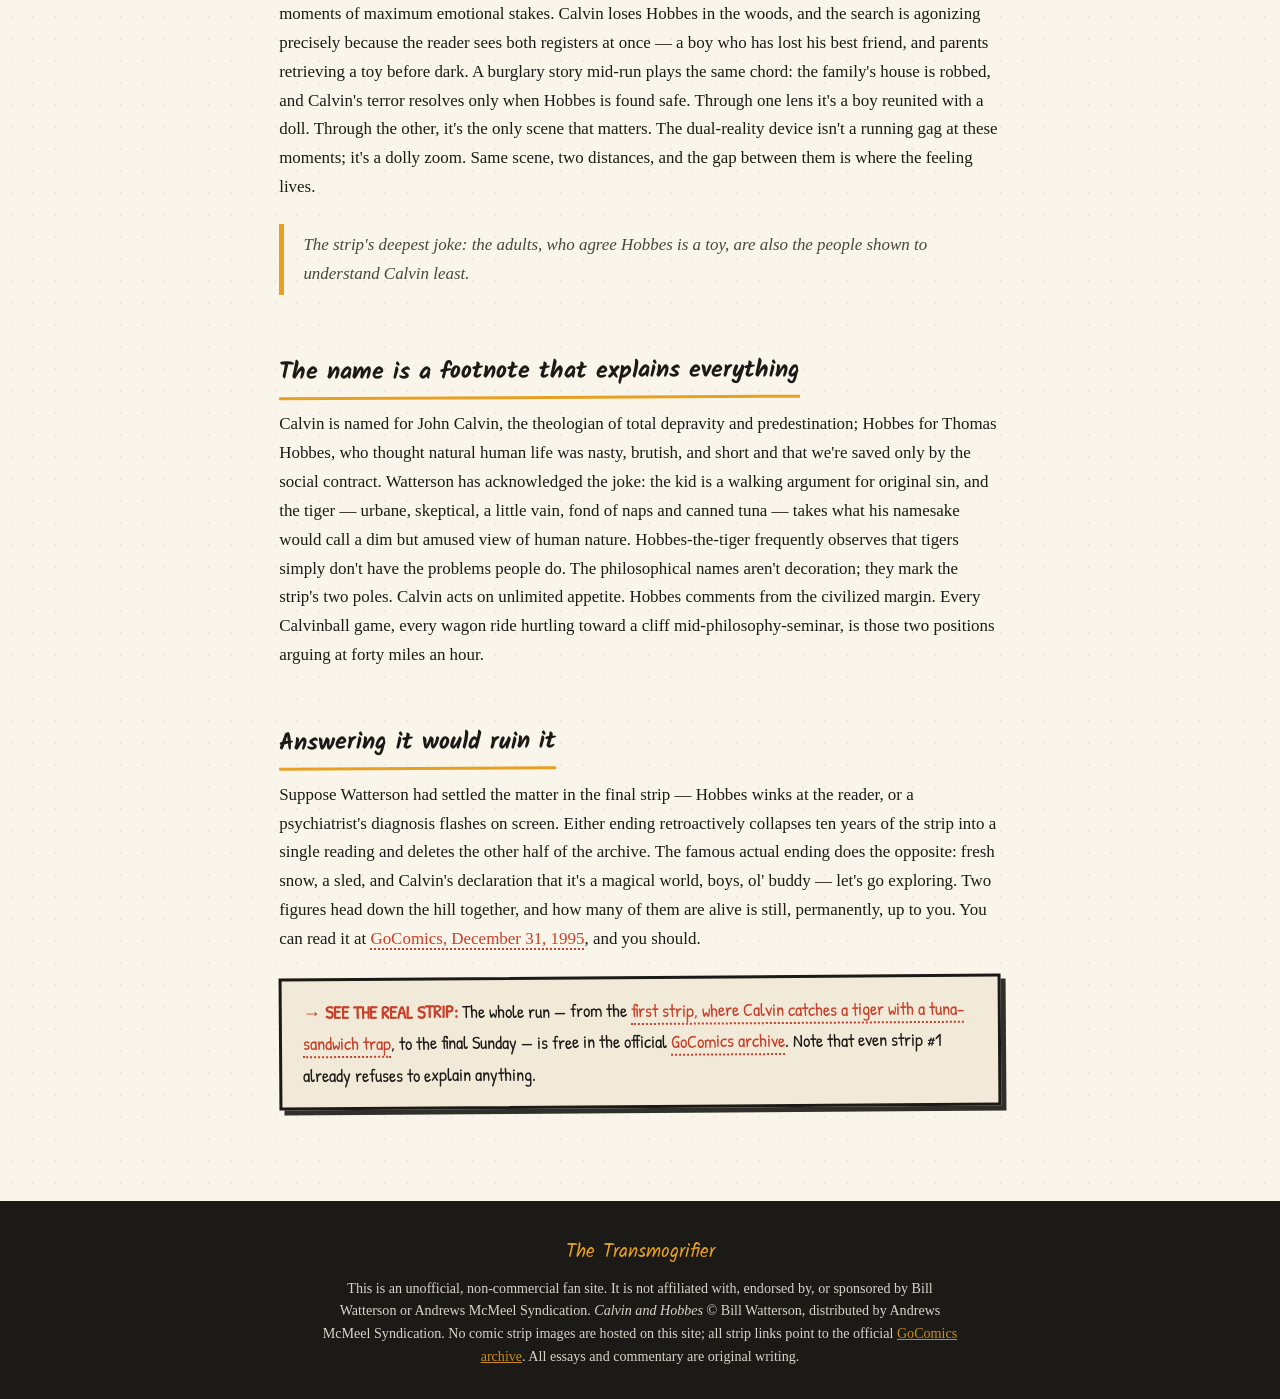
<file: ch-blog/posts/is-hobbes-real.html>
<!DOCTYPE html>
<html lang="en">
<head>
  <meta charset="UTF-8">
  <meta name="viewport" content="width=device-width, initial-scale=1.0">
  <title>Is Hobbes Real? Why the Question Misses the Point — The Transmogrifier</title>
  <meta name="description" content="An essay on the dual-reality device at the heart of Calvin and Hobbes, and why Bill Watterson refused to answer whether Hobbes is really alive.">
  <link rel="stylesheet" href="../styles.css">
</head>
<body>

  <header class="masthead">
    <h1><a href="../index.html">The Trans<span class="zap">mogrifier</span></a></h1>
    <p class="tagline">Essays, rankings &amp; appreciation for the greatest comic strip ever drawn</p>
  </header>

  <nav class="crumbs">
    <a href="../index.html">← Back to all posts</a>
  </nav>

  <main>
    <article>
      <h1>Is Hobbes Real? Why the Question Misses the Point</h1>
      <p class="post-meta">Analysis · July 2026</p>

      <p>Here is the mechanic, for anyone who somehow needs it explained: when Calvin is alone with Hobbes, Hobbes is a tiger — walking upright, talking, pouncing on Calvin the moment he comes home from school, holding forth on the ethics of tuna sandwiches. When anyone else is in the panel, Hobbes is a small stuffed toy, flopped wherever a stuffed toy would flop. The strip never breaks this rule in ten years, and it never explains it once.</p>

      <p>The obvious reading is that Hobbes is imaginary — a lonely kid's projection onto a doll. Plenty of readers hold this view, and there's evidence for it. But the strip quietly sabotages the tidy version of that theory over and over. Calvin gets tied to a chair and can't have tied those knots himself. Hobbes wins arguments Calvin isn't equipped to win, knows words Calvin doesn't know, and holds opinions — on girls, on Susie, on Calvin's schemes — that Calvin finds infuriating and would never have invented for his own toy. Whatever Hobbes is, he is not simply Calvin talking to himself.</p>

      <p>Watterson was asked about this constantly, and his answer, given in interviews and in the anniversary book's commentary, was essentially: wrong question. He's said the strip doesn't assert that Hobbes is real or that Hobbes is a doll, and that the interesting thing is that each character sees the world in his own way. Hobbes is about the <em>subjective</em> nature of reality. The strip shows you two mutually incompatible worlds and declines to referee.</p>

      <h2>The trick is that there is no trick</h2>

      <p>Most fiction with an ambiguous fantasy element treats the ambiguity as a puzzle and plants clues toward a solution. <em>Calvin and Hobbes</em> does something stranger: it treats both realities as fully, equally true and never generates a scene that would force a verdict. Mom never walks in mid-sentence to catch a tiger talking. The camera — Watterson's framing — always cuts at exactly the moment that would settle it. That's not evasion; it's the design. The strip is built so the question <em>cannot be answered from inside it</em>, which is precisely the condition of childhood imagination as actually lived. No six-year-old thinks their tiger is "imaginary." No parent thinks it's alive. Both are right in their own panel.</p>

      <p>This is also why the strip's occasional imitators fall flat. Copy the setup — kid, magical companion, oblivious adults — and make the companion definitively real (a secret the adults just haven't discovered) and you get a caper. Make it definitively imaginary and you get something sadder and clinical, a strip about coping. Watterson's refusal to pick is what keeps the tone suspended exactly where childhood sits: completely earnest and completely absurd at the same time.</p>

      <h2>What the doll-panels actually do</h2>

      <p>Look closely at how the stuffed-toy panels are used and a pattern emerges: they almost always appear at moments of maximum emotional stakes. Calvin loses Hobbes in the woods, and the search is agonizing precisely because the reader sees both registers at once — a boy who has lost his best friend, and parents retrieving a toy before dark. A burglary story mid-run plays the same chord: the family's house is robbed, and Calvin's terror resolves only when Hobbes is found safe. Through one lens it's a boy reunited with a doll. Through the other, it's the only scene that matters. The dual-reality device isn't a running gag at these moments; it's a dolly zoom. Same scene, two distances, and the gap between them is where the feeling lives.</p>

      <blockquote>The strip's deepest joke: the adults, who agree Hobbes is a toy, are also the people shown to understand Calvin least.</blockquote>

      <h2>The name is a footnote that explains everything</h2>

      <p>Calvin is named for John Calvin, the theologian of total depravity and predestination; Hobbes for Thomas Hobbes, who thought natural human life was nasty, brutish, and short and that we're saved only by the social contract. Watterson has acknowledged the joke: the kid is a walking argument for original sin, and the tiger — urbane, skeptical, a little vain, fond of naps and canned tuna — takes what his namesake would call a dim but amused view of human nature. Hobbes-the-tiger frequently observes that tigers simply don't have the problems people do. The philosophical names aren't decoration; they mark the strip's two poles. Calvin acts on unlimited appetite. Hobbes comments from the civilized margin. Every Calvinball game, every wagon ride hurtling toward a cliff mid-philosophy-seminar, is those two positions arguing at forty miles an hour.</p>

      <h2>Answering it would ruin it</h2>

      <p>Suppose Watterson had settled the matter in the final strip — Hobbes winks at the reader, or a psychiatrist's diagnosis flashes on screen. Either ending retroactively collapses ten years of the strip into a single reading and deletes the other half of the archive. The famous actual ending does the opposite: fresh snow, a sled, and Calvin's declaration that it's a magical world, boys, ol' buddy — let's go exploring. Two figures head down the hill together, and how many of them are alive is still, permanently, up to you. You can read it at <a href="https://www.gocomics.com/calvinandhobbes/1995/12/31" target="_blank" rel="noopener">GoComics, December 31, 1995</a>, and you should.</p>

      <div class="strip-link">
        The whole run — from the <a href="https://www.gocomics.com/calvinandhobbes/1985/11/18" target="_blank" rel="noopener">first strip, where Calvin catches a tiger with a tuna-sandwich trap</a>, to the final Sunday — is free in the official
        <a href="https://www.gocomics.com/calvinandhobbes" target="_blank" rel="noopener">GoComics archive</a>. Note that even strip #1 already refuses to explain anything.
      </div>

    </article>
  </main>

  <footer>
    <p class="foot-title">The Transmogrifier</p>
    <p class="disclaimer">
      This is an unofficial, non-commercial fan site. It is not affiliated with, endorsed by, or sponsored by
      Bill Watterson or Andrews McMeel Syndication. <em>Calvin and Hobbes</em> © Bill Watterson,
      distributed by Andrews McMeel Syndication. No comic strip images are hosted on this site;
      all strip links point to the official <a href="https://www.gocomics.com/calvinandhobbes" target="_blank" rel="noopener">GoComics archive</a>.
      All essays and commentary are original writing.
    </p>
  </footer>

</body>
</html>
</file>
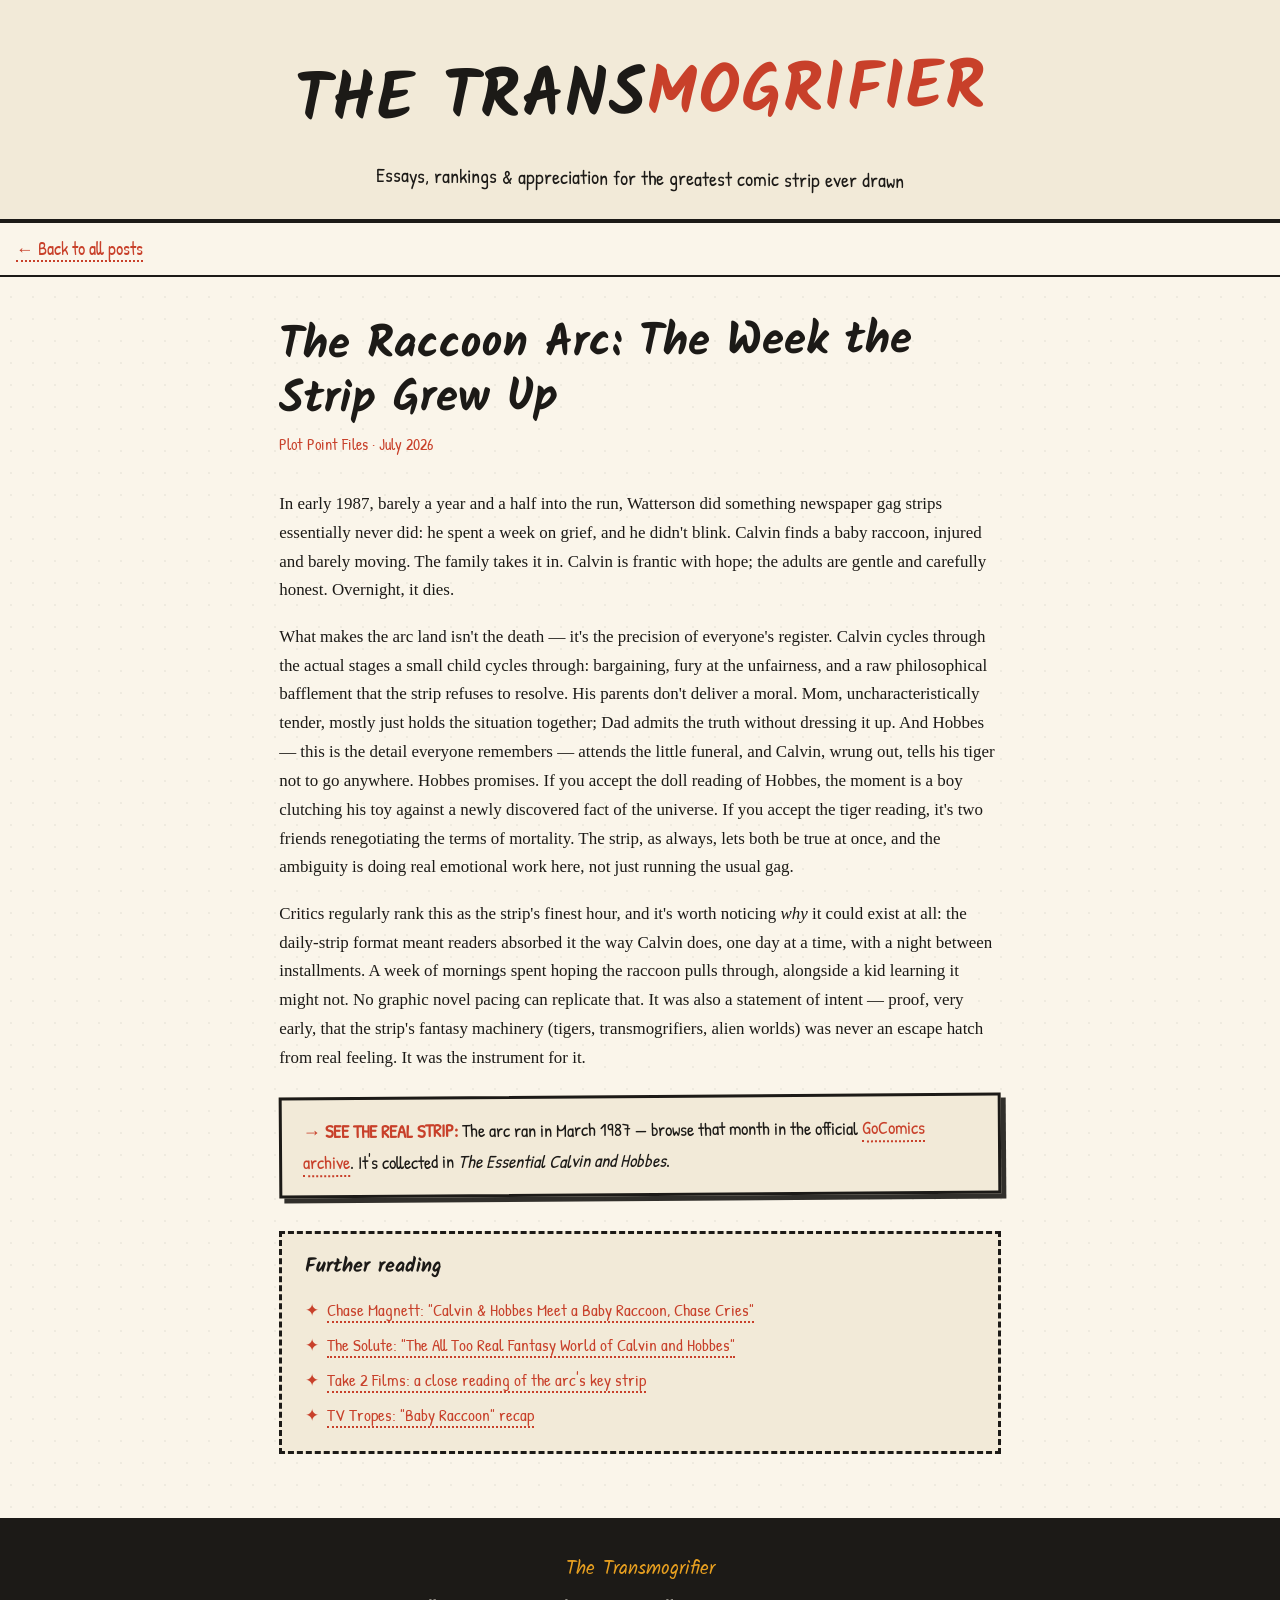
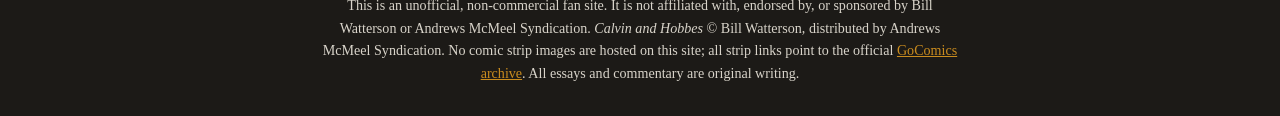
<file: ch-blog/posts/raccoon-arc.html>
<!DOCTYPE html>
<html lang="en">
<head>
  <meta charset="UTF-8">
  <meta name="viewport" content="width=device-width, initial-scale=1.0">
  <title>The Raccoon Arc: The Week the Strip Grew Up — The Transmogrifier</title>
  <meta name="description" content="A short essay on the 1987 baby raccoon storyline in Calvin and Hobbes — the strip's first and most devastating encounter with death.">
  <link rel="stylesheet" href="../styles.css">
</head>
<body>

  <header class="masthead">
    <h1><a href="../index.html">The Trans<span class="zap">mogrifier</span></a></h1>
    <p class="tagline">Essays, rankings &amp; appreciation for the greatest comic strip ever drawn</p>
  </header>

  <nav class="crumbs">
    <a href="../index.html">← Back to all posts</a>
  </nav>

  <main>
    <article>
      <h1>The Raccoon Arc: The Week the Strip Grew Up</h1>
      <p class="post-meta">Plot Point Files · July 2026</p>

      <p>In early 1987, barely a year and a half into the run, Watterson did something newspaper gag strips essentially never did: he spent a week on grief, and he didn't blink. Calvin finds a baby raccoon, injured and barely moving. The family takes it in. Calvin is frantic with hope; the adults are gentle and carefully honest. Overnight, it dies.</p>

      <p>What makes the arc land isn't the death — it's the precision of everyone's register. Calvin cycles through the actual stages a small child cycles through: bargaining, fury at the unfairness, and a raw philosophical bafflement that the strip refuses to resolve. His parents don't deliver a moral. Mom, uncharacteristically tender, mostly just holds the situation together; Dad admits the truth without dressing it up. And Hobbes — this is the detail everyone remembers — attends the little funeral, and Calvin, wrung out, tells his tiger not to go anywhere. Hobbes promises. If you accept the doll reading of Hobbes, the moment is a boy clutching his toy against a newly discovered fact of the universe. If you accept the tiger reading, it's two friends renegotiating the terms of mortality. The strip, as always, lets both be true at once, and the ambiguity is doing real emotional work here, not just running the usual gag.</p>

      <p>Critics regularly rank this as the strip's finest hour, and it's worth noticing <em>why</em> it could exist at all: the daily-strip format meant readers absorbed it the way Calvin does, one day at a time, with a night between installments. A week of mornings spent hoping the raccoon pulls through, alongside a kid learning it might not. No graphic novel pacing can replicate that. It was also a statement of intent — proof, very early, that the strip's fantasy machinery (tigers, transmogrifiers, alien worlds) was never an escape hatch from real feeling. It was the instrument for it.</p>

      <div class="strip-link">
        The arc ran in March 1987 — browse that month in the official <a href="https://www.gocomics.com/calvinandhobbes" target="_blank" rel="noopener">GoComics archive</a>. It's collected in <em>The Essential Calvin and Hobbes</em>.
      </div>

      <div class="further-reading">
        <h2>Further reading</h2>
        <ul>
          <li><a href="https://chasemagnett.wordpress.com/2016/03/17/leading-questions-calvin-hobbes-meet-a-baby-raccoon-chase-cries/" target="_blank" rel="noopener">Chase Magnett: "Calvin &amp; Hobbes Meet a Baby Raccoon, Chase Cries"</a></li>
          <li><a href="https://www.the-solute.com/but-dont-you-go-anywhere-the-all-too-real-fantasy-world-of-calvin-hobbes/" target="_blank" rel="noopener">The Solute: "The All Too Real Fantasy World of Calvin and Hobbes"</a></li>
          <li><a href="https://moviesmikes.wordpress.com/2017/03/23/dont-you-go-anywhere-a-close-reading-of-my-favourite-calvin-and-hobbes-strip/" target="_blank" rel="noopener">Take 2 Films: a close reading of the arc's key strip</a></li>
          <li><a href="https://tvtropes.org/pmwiki/pmwiki.php/Recap/CalvinAndHobbesBabyRaccoon" target="_blank" rel="noopener">TV Tropes: "Baby Raccoon" recap</a></li>
        </ul>
      </div>

    </article>
  </main>

  <footer>
    <p class="foot-title">The Transmogrifier</p>
    <p class="disclaimer">
      This is an unofficial, non-commercial fan site. It is not affiliated with, endorsed by, or sponsored by
      Bill Watterson or Andrews McMeel Syndication. <em>Calvin and Hobbes</em> © Bill Watterson,
      distributed by Andrews McMeel Syndication. No comic strip images are hosted on this site;
      all strip links point to the official <a href="https://www.gocomics.com/calvinandhobbes" target="_blank" rel="noopener">GoComics archive</a>.
      All essays and commentary are original writing.
    </p>
  </footer>

</body>
</html>
</file>
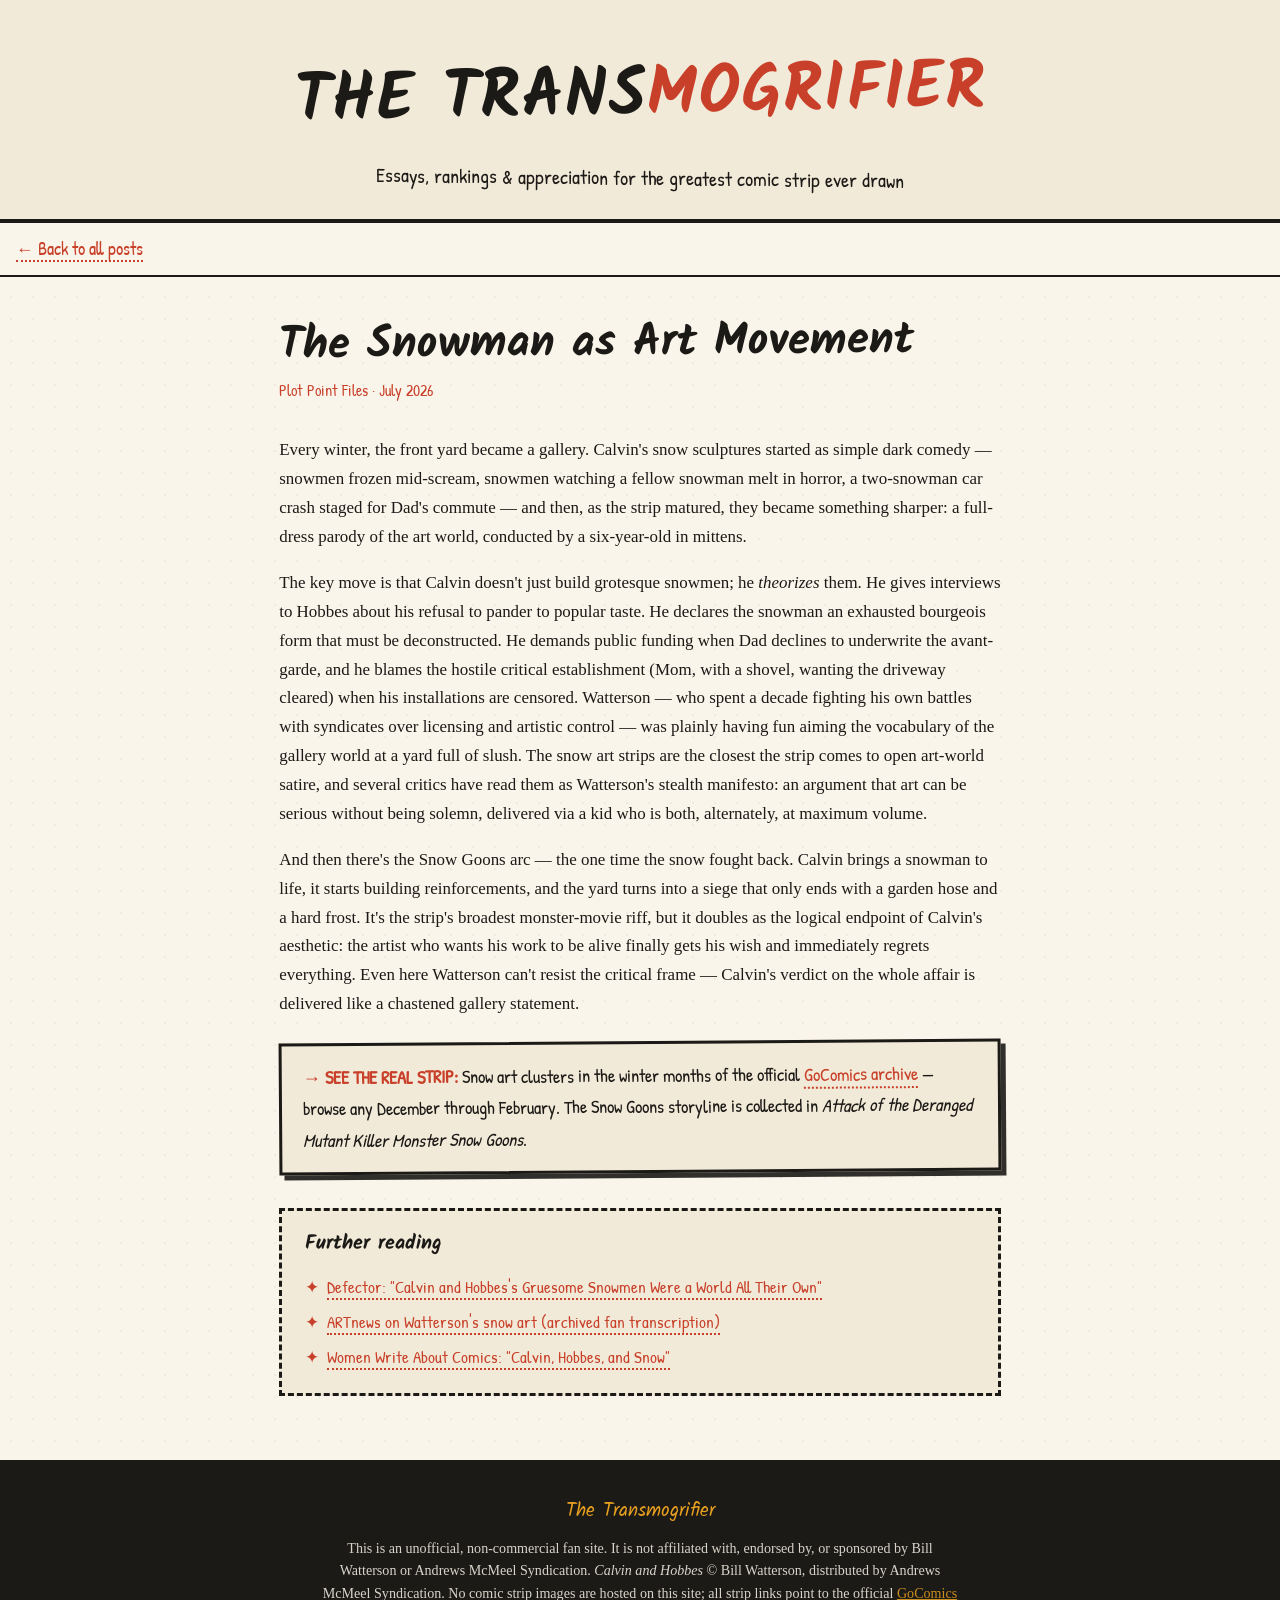
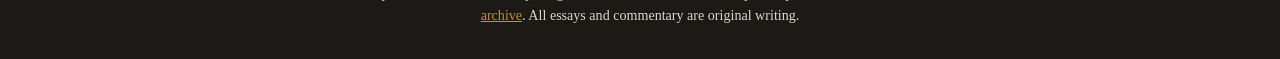
<file: ch-blog/posts/snow-art.html>
<!DOCTYPE html>
<html lang="en">
<head>
  <meta charset="UTF-8">
  <meta name="viewport" content="width=device-width, initial-scale=1.0">
  <title>The Snowman as Art Movement — The Transmogrifier</title>
  <meta name="description" content="A short essay on Calvin's snow art: how a kid's snowmen became Bill Watterson's running satire of the art world.">
  <link rel="stylesheet" href="../styles.css">
</head>
<body>

  <header class="masthead">
    <h1><a href="../index.html">The Trans<span class="zap">mogrifier</span></a></h1>
    <p class="tagline">Essays, rankings &amp; appreciation for the greatest comic strip ever drawn</p>
  </header>

  <nav class="crumbs">
    <a href="../index.html">← Back to all posts</a>
  </nav>

  <main>
    <article>
      <h1>The Snowman as Art Movement</h1>
      <p class="post-meta">Plot Point Files · July 2026</p>

      <p>Every winter, the front yard became a gallery. Calvin's snow sculptures started as simple dark comedy — snowmen frozen mid-scream, snowmen watching a fellow snowman melt in horror, a two-snowman car crash staged for Dad's commute — and then, as the strip matured, they became something sharper: a full-dress parody of the art world, conducted by a six-year-old in mittens.</p>

      <p>The key move is that Calvin doesn't just build grotesque snowmen; he <em>theorizes</em> them. He gives interviews to Hobbes about his refusal to pander to popular taste. He declares the snowman an exhausted bourgeois form that must be deconstructed. He demands public funding when Dad declines to underwrite the avant-garde, and he blames the hostile critical establishment (Mom, with a shovel, wanting the driveway cleared) when his installations are censored. Watterson — who spent a decade fighting his own battles with syndicates over licensing and artistic control — was plainly having fun aiming the vocabulary of the gallery world at a yard full of slush. The snow art strips are the closest the strip comes to open art-world satire, and several critics have read them as Watterson's stealth manifesto: an argument that art can be serious without being solemn, delivered via a kid who is both, alternately, at maximum volume.</p>

      <p>And then there's the Snow Goons arc — the one time the snow fought back. Calvin brings a snowman to life, it starts building reinforcements, and the yard turns into a siege that only ends with a garden hose and a hard frost. It's the strip's broadest monster-movie riff, but it doubles as the logical endpoint of Calvin's aesthetic: the artist who wants his work to be alive finally gets his wish and immediately regrets everything. Even here Watterson can't resist the critical frame — Calvin's verdict on the whole affair is delivered like a chastened gallery statement.</p>

      <div class="strip-link">
        Snow art clusters in the winter months of the official <a href="https://www.gocomics.com/calvinandhobbes" target="_blank" rel="noopener">GoComics archive</a> — browse any December through February. The Snow Goons storyline is collected in <em>Attack of the Deranged Mutant Killer Monster Snow Goons</em>.
      </div>

      <div class="further-reading">
        <h2>Further reading</h2>
        <ul>
          <li><a href="https://defector.com/calvin-and-hobbess-gruesome-snowmen-were-a-world-all-their-own" target="_blank" rel="noopener">Defector: "Calvin and Hobbes's Gruesome Snowmen Were a World All Their Own"</a></li>
          <li><a href="http://timhulsizer.com/cwords/csnow.html" target="_blank" rel="noopener">ARTnews on Watterson's snow art (archived fan transcription)</a></li>
          <li><a href="https://womenwriteaboutcomics.com/2016/02/calvin-and-hobbes-and-snow/" target="_blank" rel="noopener">Women Write About Comics: "Calvin, Hobbes, and Snow"</a></li>
        </ul>
      </div>

    </article>
  </main>

  <footer>
    <p class="foot-title">The Transmogrifier</p>
    <p class="disclaimer">
      This is an unofficial, non-commercial fan site. It is not affiliated with, endorsed by, or sponsored by
      Bill Watterson or Andrews McMeel Syndication. <em>Calvin and Hobbes</em> © Bill Watterson,
      distributed by Andrews McMeel Syndication. No comic strip images are hosted on this site;
      all strip links point to the official <a href="https://www.gocomics.com/calvinandhobbes" target="_blank" rel="noopener">GoComics archive</a>.
      All essays and commentary are original writing.
    </p>
  </footer>

</body>
</html>
</file>
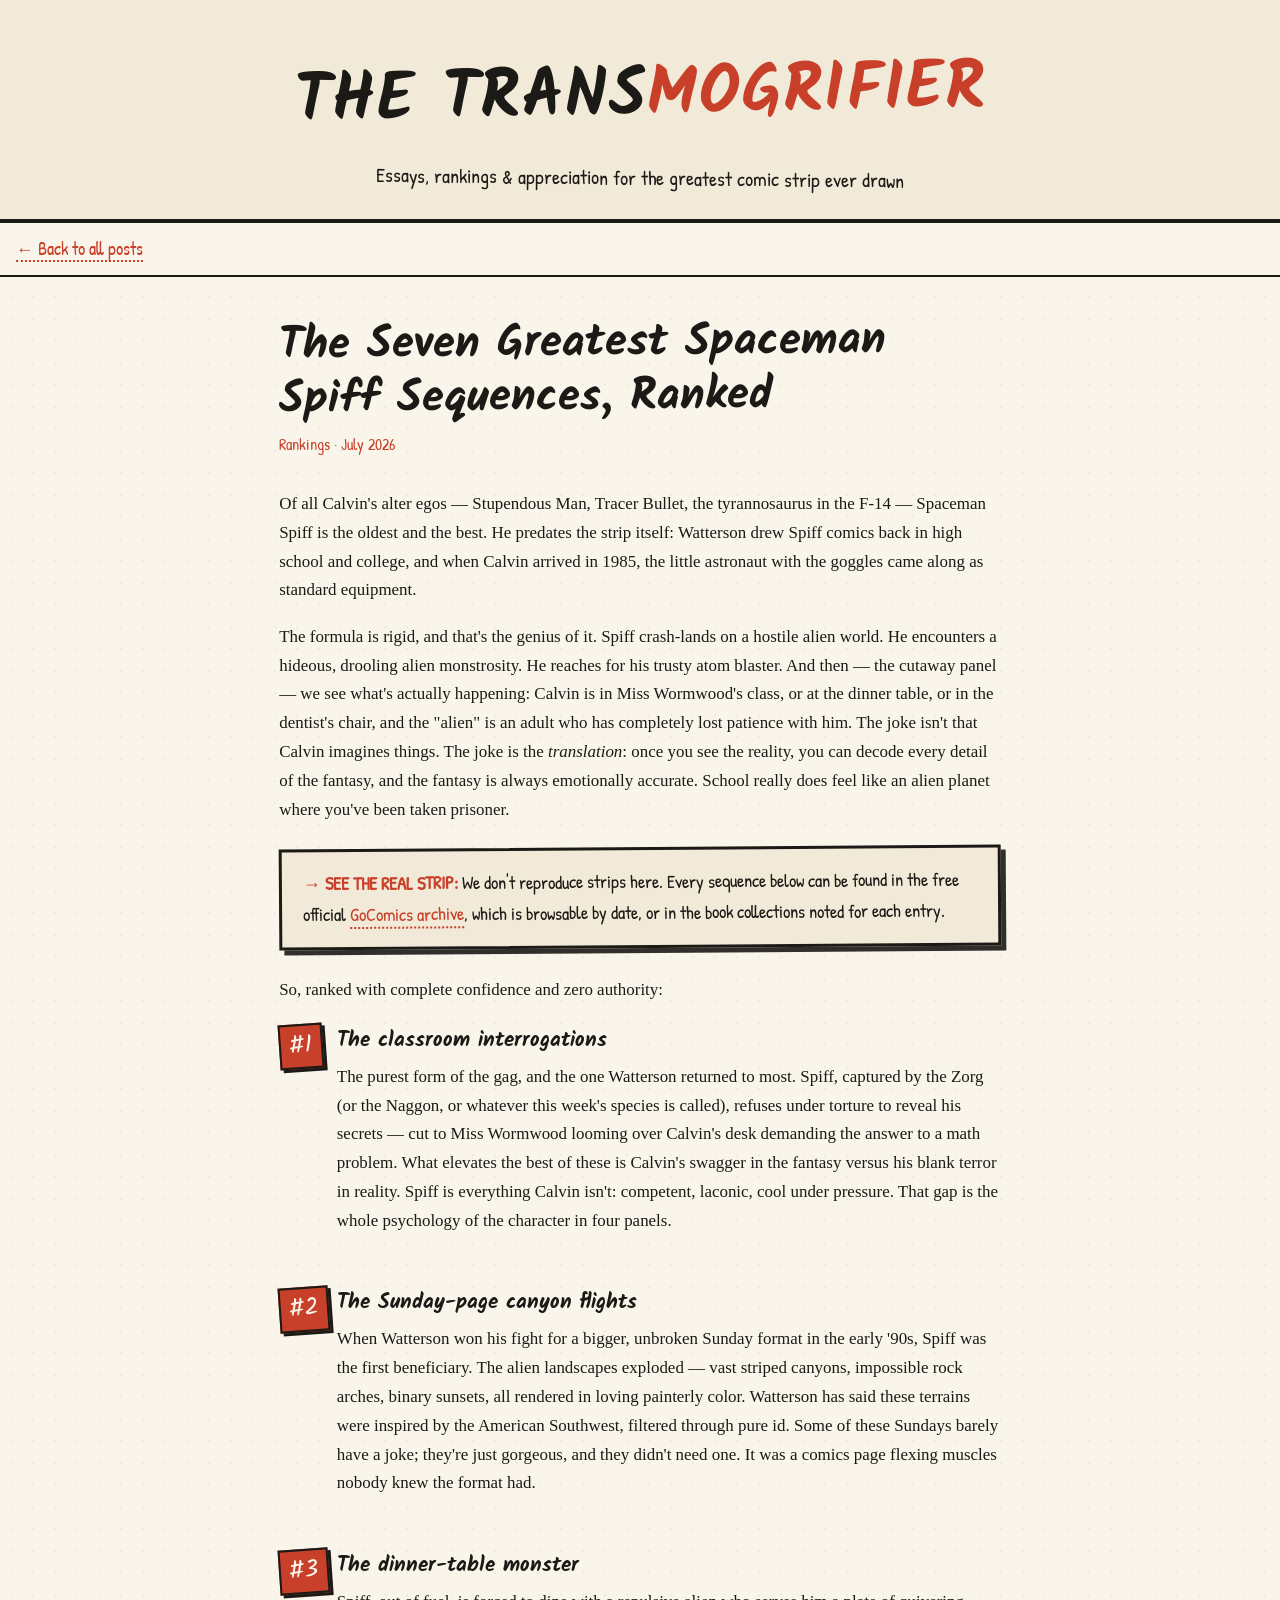
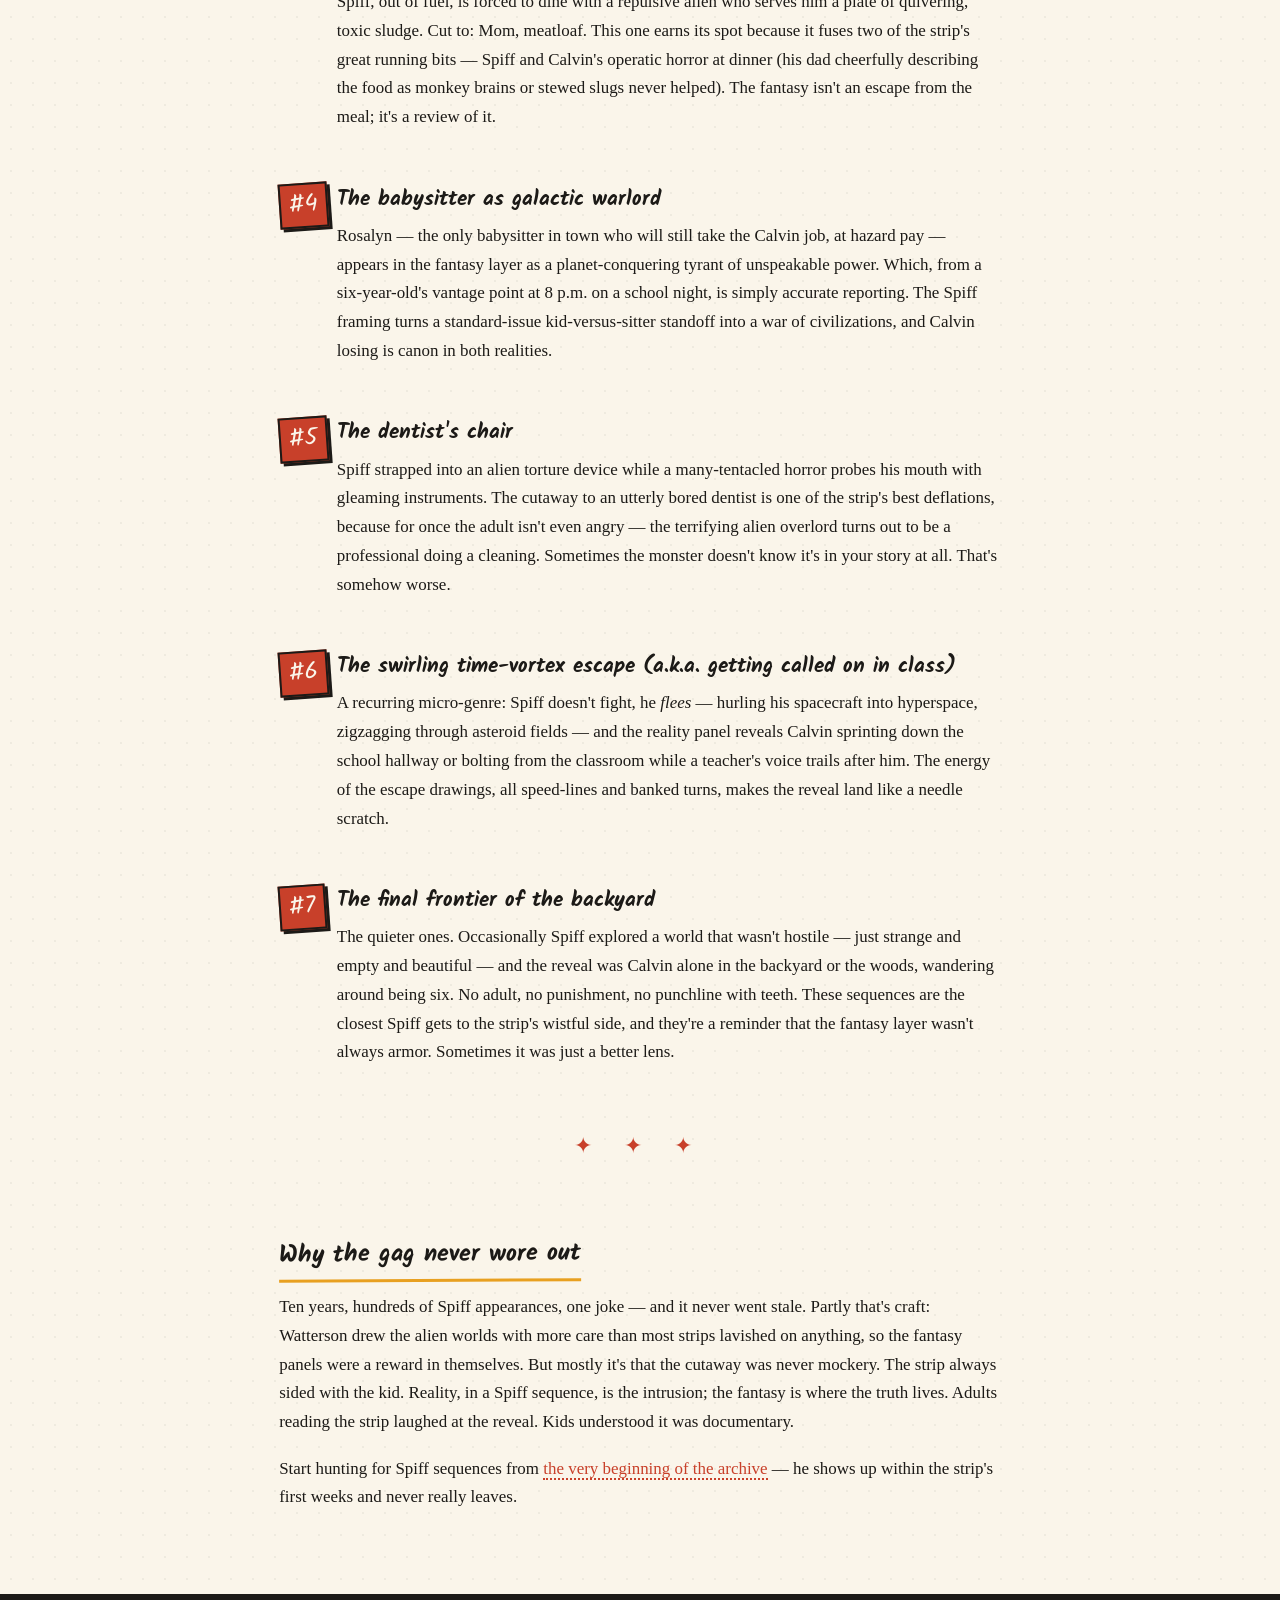
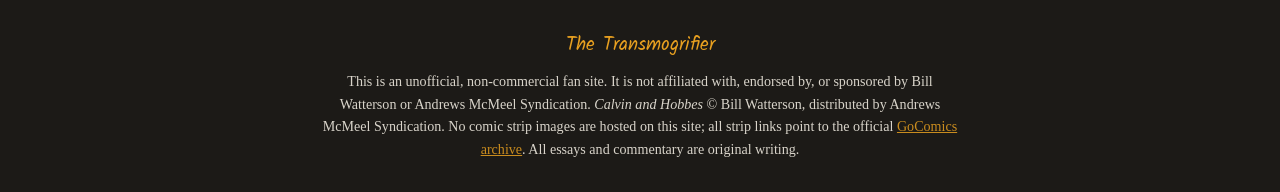
<file: ch-blog/posts/spaceman-spiff.html>
<!DOCTYPE html>
<html lang="en">
<head>
  <meta charset="UTF-8">
  <meta name="viewport" content="width=device-width, initial-scale=1.0">
  <title>The Seven Greatest Spaceman Spiff Sequences, Ranked — The Transmogrifier</title>
  <meta name="description" content="Ranking the best Spaceman Spiff alter-ego sequences in Calvin and Hobbes, and why the imagination-vs-reality gag never got old.">
  <link rel="stylesheet" href="../styles.css">
</head>
<body>

  <header class="masthead">
    <h1><a href="../index.html">The Trans<span class="zap">mogrifier</span></a></h1>
    <p class="tagline">Essays, rankings &amp; appreciation for the greatest comic strip ever drawn</p>
  </header>

  <nav class="crumbs">
    <a href="../index.html">← Back to all posts</a>
  </nav>

  <main>
    <article>
      <h1>The Seven Greatest Spaceman Spiff Sequences, Ranked</h1>
      <p class="post-meta">Rankings · July 2026</p>

      <p>Of all Calvin's alter egos — Stupendous Man, Tracer Bullet, the tyrannosaurus in the F-14 — Spaceman Spiff is the oldest and the best. He predates the strip itself: Watterson drew Spiff comics back in high school and college, and when Calvin arrived in 1985, the little astronaut with the goggles came along as standard equipment.</p>

      <p>The formula is rigid, and that's the genius of it. Spiff crash-lands on a hostile alien world. He encounters a hideous, drooling alien monstrosity. He reaches for his trusty atom blaster. And then — the cutaway panel — we see what's actually happening: Calvin is in Miss Wormwood's class, or at the dinner table, or in the dentist's chair, and the "alien" is an adult who has completely lost patience with him. The joke isn't that Calvin imagines things. The joke is the <em>translation</em>: once you see the reality, you can decode every detail of the fantasy, and the fantasy is always emotionally accurate. School really does feel like an alien planet where you've been taken prisoner.</p>

      <div class="strip-link">
        We don't reproduce strips here. Every sequence below can be found in the free official
        <a href="https://www.gocomics.com/calvinandhobbes" target="_blank" rel="noopener">GoComics archive</a>,
        which is browsable by date, or in the book collections noted for each entry.
      </div>

      <p>So, ranked with complete confidence and zero authority:</p>

      <ol class="ranked">
        <li>
          <h3>The classroom interrogations</h3>
          <p>The purest form of the gag, and the one Watterson returned to most. Spiff, captured by the Zorg (or the Naggon, or whatever this week's species is called), refuses under torture to reveal his secrets — cut to Miss Wormwood looming over Calvin's desk demanding the answer to a math problem. What elevates the best of these is Calvin's swagger in the fantasy versus his blank terror in reality. Spiff is everything Calvin isn't: competent, laconic, cool under pressure. That gap is the whole psychology of the character in four panels.</p>
        </li>
        <li>
          <h3>The Sunday-page canyon flights</h3>
          <p>When Watterson won his fight for a bigger, unbroken Sunday format in the early '90s, Spiff was the first beneficiary. The alien landscapes exploded — vast striped canyons, impossible rock arches, binary sunsets, all rendered in loving painterly color. Watterson has said these terrains were inspired by the American Southwest, filtered through pure id. Some of these Sundays barely have a joke; they're just gorgeous, and they didn't need one. It was a comics page flexing muscles nobody knew the format had.</p>
        </li>
        <li>
          <h3>The dinner-table monster</h3>
          <p>Spiff, out of fuel, is forced to dine with a repulsive alien who serves him a plate of quivering, toxic sludge. Cut to: Mom, meatloaf. This one earns its spot because it fuses two of the strip's great running bits — Spiff and Calvin's operatic horror at dinner (his dad cheerfully describing the food as monkey brains or stewed slugs never helped). The fantasy isn't an escape from the meal; it's a review of it.</p>
        </li>
        <li>
          <h3>The babysitter as galactic warlord</h3>
          <p>Rosalyn — the only babysitter in town who will still take the Calvin job, at hazard pay — appears in the fantasy layer as a planet-conquering tyrant of unspeakable power. Which, from a six-year-old's vantage point at 8 p.m. on a school night, is simply accurate reporting. The Spiff framing turns a standard-issue kid-versus-sitter standoff into a war of civilizations, and Calvin losing is canon in both realities.</p>
        </li>
        <li>
          <h3>The dentist's chair</h3>
          <p>Spiff strapped into an alien torture device while a many-tentacled horror probes his mouth with gleaming instruments. The cutaway to an utterly bored dentist is one of the strip's best deflations, because for once the adult isn't even angry — the terrifying alien overlord turns out to be a professional doing a cleaning. Sometimes the monster doesn't know it's in your story at all. That's somehow worse.</p>
        </li>
        <li>
          <h3>The swirling time-vortex escape (a.k.a. getting called on in class)</h3>
          <p>A recurring micro-genre: Spiff doesn't fight, he <em>flees</em> — hurling his spacecraft into hyperspace, zigzagging through asteroid fields — and the reality panel reveals Calvin sprinting down the school hallway or bolting from the classroom while a teacher's voice trails after him. The energy of the escape drawings, all speed-lines and banked turns, makes the reveal land like a needle scratch.</p>
        </li>
        <li>
          <h3>The final frontier of the backyard</h3>
          <p>The quieter ones. Occasionally Spiff explored a world that wasn't hostile — just strange and empty and beautiful — and the reveal was Calvin alone in the backyard or the woods, wandering around being six. No adult, no punishment, no punchline with teeth. These sequences are the closest Spiff gets to the strip's wistful side, and they're a reminder that the fantasy layer wasn't always armor. Sometimes it was just a better lens.</p>
        </li>
      </ol>

      <p class="divider">✦ ✦ ✦</p>

      <h2>Why the gag never wore out</h2>

      <p>Ten years, hundreds of Spiff appearances, one joke — and it never went stale. Partly that's craft: Watterson drew the alien worlds with more care than most strips lavished on anything, so the fantasy panels were a reward in themselves. But mostly it's that the cutaway was never mockery. The strip always sided with the kid. Reality, in a Spiff sequence, is the intrusion; the fantasy is where the truth lives. Adults reading the strip laughed at the reveal. Kids understood it was documentary.</p>

      <p>Start hunting for Spiff sequences from <a href="https://www.gocomics.com/calvinandhobbes/1985/11/18" target="_blank" rel="noopener">the very beginning of the archive</a> — he shows up within the strip's first weeks and never really leaves.</p>

    </article>
  </main>

  <footer>
    <p class="foot-title">The Transmogrifier</p>
    <p class="disclaimer">
      This is an unofficial, non-commercial fan site. It is not affiliated with, endorsed by, or sponsored by
      Bill Watterson or Andrews McMeel Syndication. <em>Calvin and Hobbes</em> © Bill Watterson,
      distributed by Andrews McMeel Syndication. No comic strip images are hosted on this site;
      all strip links point to the official <a href="https://www.gocomics.com/calvinandhobbes" target="_blank" rel="noopener">GoComics archive</a>.
      All essays and commentary are original writing.
    </p>
  </footer>

</body>
</html>
</file>
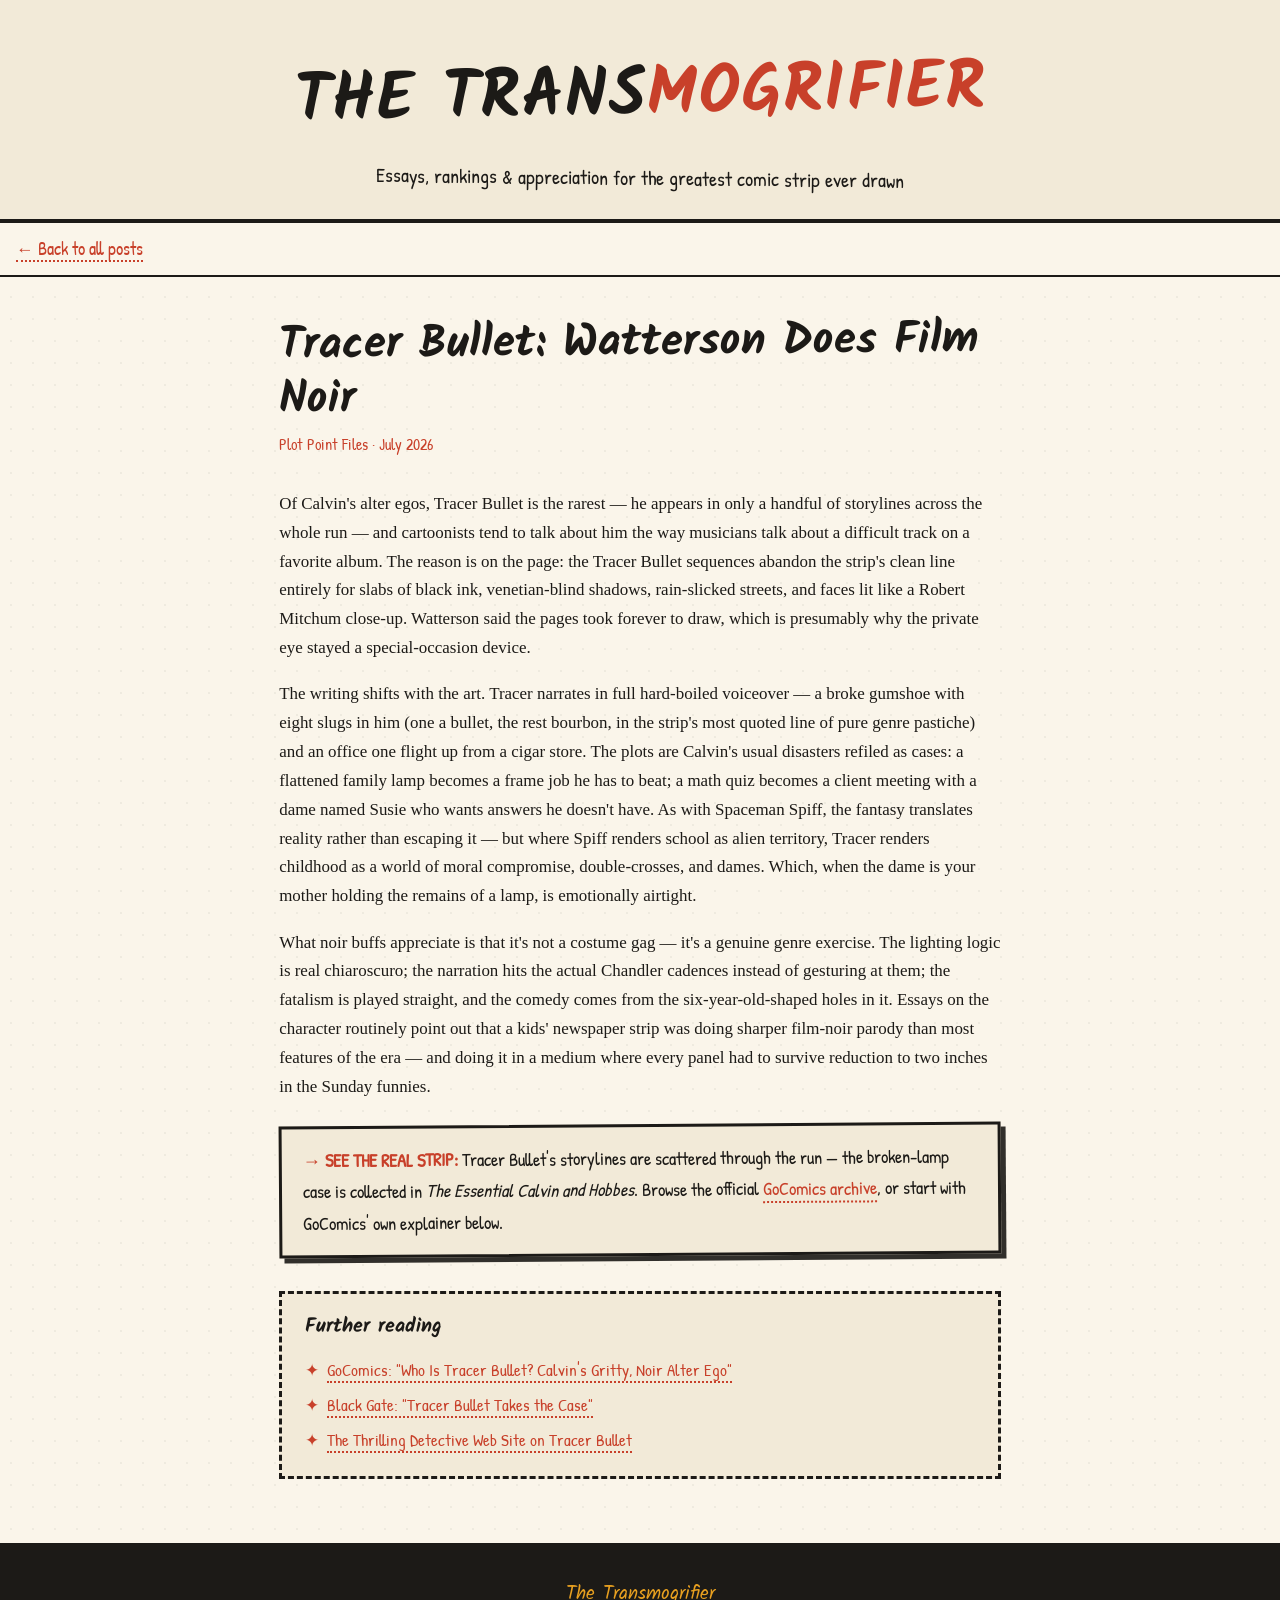
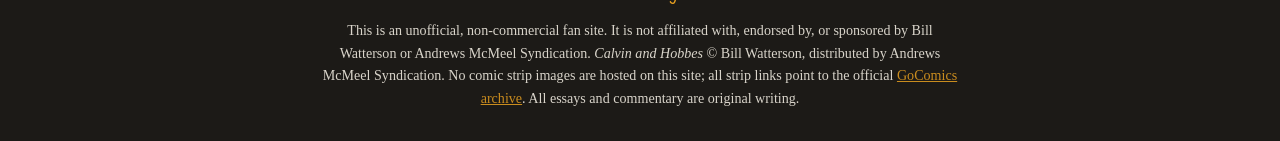
<file: ch-blog/posts/tracer-bullet.html>
<!DOCTYPE html>
<html lang="en">
<head>
  <meta charset="UTF-8">
  <meta name="viewport" content="width=device-width, initial-scale=1.0">
  <title>Tracer Bullet: Watterson Does Film Noir — The Transmogrifier</title>
  <meta name="description" content="A short essay on Tracer Bullet, Calvin's private-eye alter ego, and how Watterson used him to smuggle chiaroscuro film noir onto the funny pages.">
  <link rel="stylesheet" href="../styles.css">
</head>
<body>

  <header class="masthead">
    <h1><a href="../index.html">The Trans<span class="zap">mogrifier</span></a></h1>
    <p class="tagline">Essays, rankings &amp; appreciation for the greatest comic strip ever drawn</p>
  </header>

  <nav class="crumbs">
    <a href="../index.html">← Back to all posts</a>
  </nav>

  <main>
    <article>
      <h1>Tracer Bullet: Watterson Does Film Noir</h1>
      <p class="post-meta">Plot Point Files · July 2026</p>

      <p>Of Calvin's alter egos, Tracer Bullet is the rarest — he appears in only a handful of storylines across the whole run — and cartoonists tend to talk about him the way musicians talk about a difficult track on a favorite album. The reason is on the page: the Tracer Bullet sequences abandon the strip's clean line entirely for slabs of black ink, venetian-blind shadows, rain-slicked streets, and faces lit like a Robert Mitchum close-up. Watterson said the pages took forever to draw, which is presumably why the private eye stayed a special-occasion device.</p>

      <p>The writing shifts with the art. Tracer narrates in full hard-boiled voiceover — a broke gumshoe with eight slugs in him (one a bullet, the rest bourbon, in the strip's most quoted line of pure genre pastiche) and an office one flight up from a cigar store. The plots are Calvin's usual disasters refiled as cases: a flattened family lamp becomes a frame job he has to beat; a math quiz becomes a client meeting with a dame named Susie who wants answers he doesn't have. As with Spaceman Spiff, the fantasy translates reality rather than escaping it — but where Spiff renders school as alien territory, Tracer renders childhood as a world of moral compromise, double-crosses, and dames. Which, when the dame is your mother holding the remains of a lamp, is emotionally airtight.</p>

      <p>What noir buffs appreciate is that it's not a costume gag — it's a genuine genre exercise. The lighting logic is real chiaroscuro; the narration hits the actual Chandler cadences instead of gesturing at them; the fatalism is played straight, and the comedy comes from the six-year-old-shaped holes in it. Essays on the character routinely point out that a kids' newspaper strip was doing sharper film-noir parody than most features of the era — and doing it in a medium where every panel had to survive reduction to two inches in the Sunday funnies.</p>

      <div class="strip-link">
        Tracer Bullet's storylines are scattered through the run — the broken-lamp case is collected in <em>The Essential Calvin and Hobbes</em>. Browse the official <a href="https://www.gocomics.com/calvinandhobbes" target="_blank" rel="noopener">GoComics archive</a>, or start with GoComics' own explainer below.
      </div>

      <div class="further-reading">
        <h2>Further reading</h2>
        <ul>
          <li><a href="https://www.gocomics.com/extras/tracer-bullet-calvin-hobbes" target="_blank" rel="noopener">GoComics: "Who Is Tracer Bullet? Calvin's Gritty, Noir Alter Ego"</a></li>
          <li><a href="https://www.blackgate.com/2022/07/17/a-black-gat-in-the-hand-tracer-bullet/" target="_blank" rel="noopener">Black Gate: "Tracer Bullet Takes the Case"</a></li>
          <li><a href="https://thrillingdetective.com/2023/01/08/tracer-bullet-calvin-hobbes/" target="_blank" rel="noopener">The Thrilling Detective Web Site on Tracer Bullet</a></li>
        </ul>
      </div>

    </article>
  </main>

  <footer>
    <p class="foot-title">The Transmogrifier</p>
    <p class="disclaimer">
      This is an unofficial, non-commercial fan site. It is not affiliated with, endorsed by, or sponsored by
      Bill Watterson or Andrews McMeel Syndication. <em>Calvin and Hobbes</em> © Bill Watterson,
      distributed by Andrews McMeel Syndication. No comic strip images are hosted on this site;
      all strip links point to the official <a href="https://www.gocomics.com/calvinandhobbes" target="_blank" rel="noopener">GoComics archive</a>.
      All essays and commentary are original writing.
    </p>
  </footer>

</body>
</html>
</file>
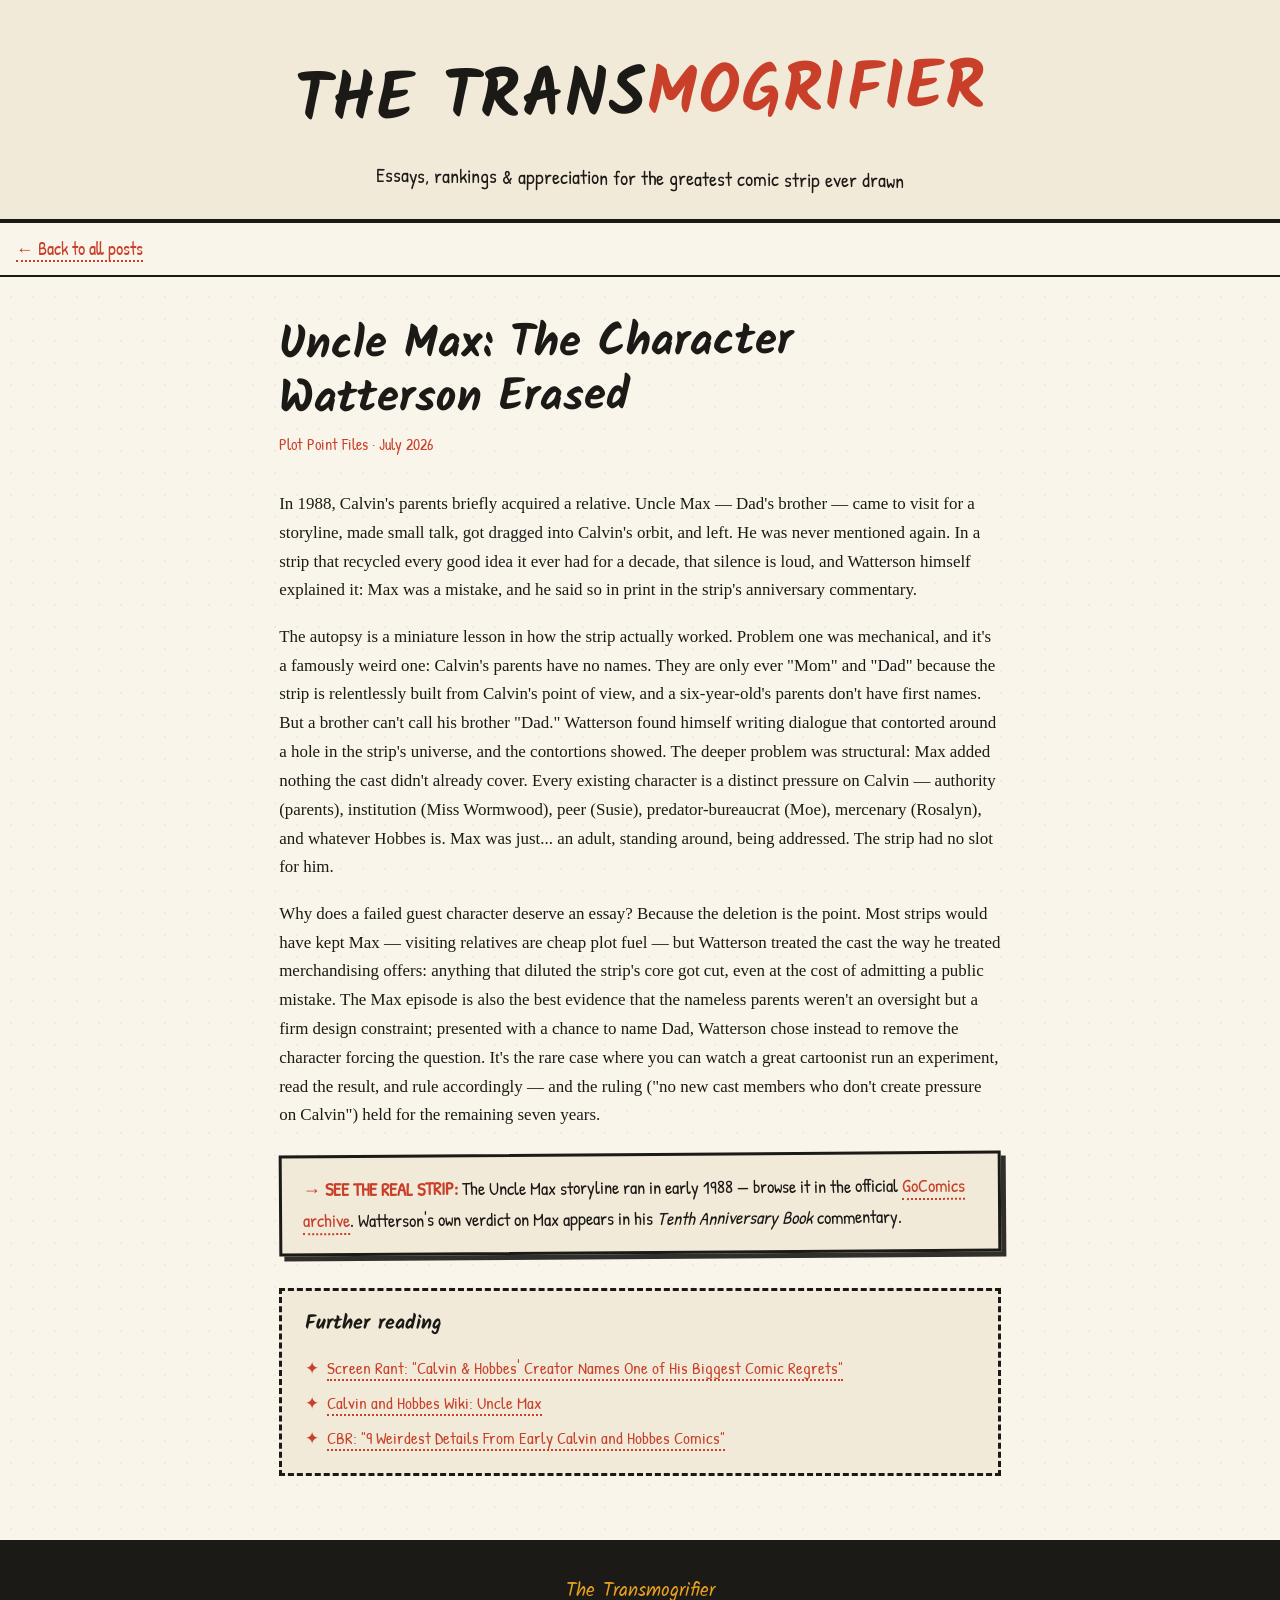
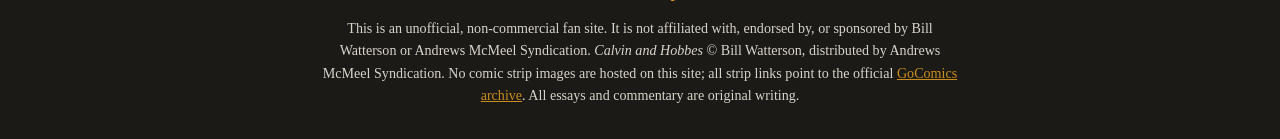
<file: ch-blog/posts/uncle-max.html>
<!DOCTYPE html>
<html lang="en">
<head>
  <meta charset="UTF-8">
  <meta name="viewport" content="width=device-width, initial-scale=1.0">
  <title>Uncle Max: The Character Watterson Erased — The Transmogrifier</title>
  <meta name="description" content="A short essay on Uncle Max, the Calvin and Hobbes character who appeared once in 1988 and was never seen again — and what his failure taught Watterson.">
  <link rel="stylesheet" href="../styles.css">
</head>
<body>

  <header class="masthead">
    <h1><a href="../index.html">The Trans<span class="zap">mogrifier</span></a></h1>
    <p class="tagline">Essays, rankings &amp; appreciation for the greatest comic strip ever drawn</p>
  </header>

  <nav class="crumbs">
    <a href="../index.html">← Back to all posts</a>
  </nav>

  <main>
    <article>
      <h1>Uncle Max: The Character Watterson Erased</h1>
      <p class="post-meta">Plot Point Files · July 2026</p>

      <p>In 1988, Calvin's parents briefly acquired a relative. Uncle Max — Dad's brother — came to visit for a storyline, made small talk, got dragged into Calvin's orbit, and left. He was never mentioned again. In a strip that recycled every good idea it ever had for a decade, that silence is loud, and Watterson himself explained it: Max was a mistake, and he said so in print in the strip's anniversary commentary.</p>

      <p>The autopsy is a miniature lesson in how the strip actually worked. Problem one was mechanical, and it's a famously weird one: Calvin's parents have no names. They are only ever "Mom" and "Dad" because the strip is relentlessly built from Calvin's point of view, and a six-year-old's parents don't have first names. But a brother can't call his brother "Dad." Watterson found himself writing dialogue that contorted around a hole in the strip's universe, and the contortions showed. The deeper problem was structural: Max added nothing the cast didn't already cover. Every existing character is a distinct pressure on Calvin — authority (parents), institution (Miss Wormwood), peer (Susie), predator-bureaucrat (Moe), mercenary (Rosalyn), and whatever Hobbes is. Max was just... an adult, standing around, being addressed. The strip had no slot for him.</p>

      <p>Why does a failed guest character deserve an essay? Because the deletion is the point. Most strips would have kept Max — visiting relatives are cheap plot fuel — but Watterson treated the cast the way he treated merchandising offers: anything that diluted the strip's core got cut, even at the cost of admitting a public mistake. The Max episode is also the best evidence that the nameless parents weren't an oversight but a firm design constraint; presented with a chance to name Dad, Watterson chose instead to remove the character forcing the question. It's the rare case where you can watch a great cartoonist run an experiment, read the result, and rule accordingly — and the ruling ("no new cast members who don't create pressure on Calvin") held for the remaining seven years.</p>

      <div class="strip-link">
        The Uncle Max storyline ran in early 1988 — browse it in the official <a href="https://www.gocomics.com/calvinandhobbes" target="_blank" rel="noopener">GoComics archive</a>. Watterson's own verdict on Max appears in his <em>Tenth Anniversary Book</em> commentary.
      </div>

      <div class="further-reading">
        <h2>Further reading</h2>
        <ul>
          <li><a href="https://screenrant.com/calvin-hobbes-bill-watterson-comic-biggest-regret-character-max/" target="_blank" rel="noopener">Screen Rant: "Calvin &amp; Hobbes' Creator Names One of His Biggest Comic Regrets"</a></li>
          <li><a href="https://calvinandhobbes.fandom.com/wiki/Uncle_Max" target="_blank" rel="noopener">Calvin and Hobbes Wiki: Uncle Max</a></li>
          <li><a href="https://www.cbr.com/calvin-and-hobbes-weirdest-details-early-comic-strips/" target="_blank" rel="noopener">CBR: "9 Weirdest Details From Early Calvin and Hobbes Comics"</a></li>
        </ul>
      </div>

    </article>
  </main>

  <footer>
    <p class="foot-title">The Transmogrifier</p>
    <p class="disclaimer">
      This is an unofficial, non-commercial fan site. It is not affiliated with, endorsed by, or sponsored by
      Bill Watterson or Andrews McMeel Syndication. <em>Calvin and Hobbes</em> © Bill Watterson,
      distributed by Andrews McMeel Syndication. No comic strip images are hosted on this site;
      all strip links point to the official <a href="https://www.gocomics.com/calvinandhobbes" target="_blank" rel="noopener">GoComics archive</a>.
      All essays and commentary are original writing.
    </p>
  </footer>

</body>
</html>
</file>
<file: styles.css>
/* ============================================
   The Transmogrifier — a Calvin & Hobbes fan blog
   Hand-drawn newspaper-comic vibe, no images needed
   ============================================ */

@import url('https://fonts.googleapis.com/css2?family=Patrick+Hand&family=Kalam:wght@700&display=swap');

:root {
  --paper: #faf5ea;
  --paper-dark: #f2ead8;
  --ink: #1c1a17;
  --wagon-red: #c8402a;
  --spiff-gold: #e8a020;
  --sky: #4a7fa5;
  --shadow: 5px 5px 0 rgba(28, 26, 23, 0.9);
}

* { box-sizing: border-box; margin: 0; padding: 0; }

body {
  background: var(--paper);
  background-image: radial-gradient(rgba(28,26,23,0.05) 1px, transparent 1.5px);
  background-size: 22px 22px;
  color: var(--ink);
  font-family: Georgia, 'Times New Roman', serif;
  font-size: 1.06rem;
  line-height: 1.7;
}

/* ---------- Masthead ---------- */

header.masthead {
  border-bottom: 4px solid var(--ink);
  padding: 2.5rem 1rem 1.5rem;
  text-align: center;
  background: var(--paper-dark);
}

.masthead h1 {
  font-family: 'Kalam', 'Comic Sans MS', cursive;
  font-size: clamp(2.4rem, 7vw, 4.2rem);
  letter-spacing: 0.02em;
  text-transform: uppercase;
  transform: rotate(-1.2deg);
}

.masthead h1 a { color: var(--ink); text-decoration: none; }
.masthead h1 .zap { color: var(--wagon-red); }

.masthead .tagline {
  font-family: 'Patrick Hand', cursive;
  font-size: 1.25rem;
  margin-top: 0.4rem;
  transform: rotate(0.6deg);
}

nav.crumbs {
  font-family: 'Patrick Hand', cursive;
  font-size: 1.1rem;
  padding: 0.7rem 1rem;
  border-bottom: 2px solid var(--ink);
  background: var(--paper);
}

nav.crumbs a { color: var(--wagon-red); text-decoration: none; border-bottom: 2px dotted var(--wagon-red); }
nav.crumbs a:hover { background: var(--wagon-red); color: var(--paper); }

/* ---------- Layout ---------- */

main {
  max-width: 760px;
  margin: 0 auto;
  padding: 2.5rem 1.2rem 4rem;
}

/* ---------- Post cards on the index ---------- */

.post-card {
  background: #fff;
  border: 3px solid var(--ink);
  box-shadow: var(--shadow);
  padding: 1.6rem 1.8rem;
  margin-bottom: 2.2rem;
  transform: rotate(-0.4deg);
  transition: transform 0.15s ease;
}

.post-card:nth-child(even) { transform: rotate(0.5deg); }
.post-card:hover { transform: rotate(0deg) translateY(-3px); }

.post-card h2 {
  font-family: 'Kalam', cursive;
  font-size: 1.7rem;
  line-height: 1.25;
  margin-bottom: 0.3rem;
}

.post-card h2 a { color: var(--ink); text-decoration: none; border-bottom: none; }
.post-card h2 a:hover { color: var(--wagon-red); background: none; }

.post-meta {
  font-family: 'Patrick Hand', cursive;
  font-size: 1rem;
  color: var(--wagon-red);
  margin-bottom: 0.7rem;
}

.read-more {
  display: inline-block;
  font-family: 'Patrick Hand', cursive;
  font-size: 1.1rem;
  margin-top: 0.8rem;
  color: var(--paper);
  background: var(--ink);
  padding: 0.15rem 0.8rem;
  text-decoration: none;
  border-bottom: none !important;
  box-shadow: 3px 3px 0 var(--wagon-red);
}

.read-more:hover { background: var(--wagon-red); box-shadow: 3px 3px 0 var(--ink); }

/* ---------- Article pages ---------- */

article h1 {
  font-family: 'Kalam', cursive;
  font-size: clamp(1.9rem, 5vw, 2.8rem);
  line-height: 1.2;
  margin-bottom: 0.4rem;
  transform: rotate(-0.5deg);
}

article .post-meta { margin-bottom: 2rem; }

article h2 {
  font-family: 'Kalam', cursive;
  font-size: 1.5rem;
  margin: 2.2rem 0 0.7rem;
  padding-bottom: 0.2rem;
  border-bottom: 3px solid var(--spiff-gold);
  display: inline-block;
  transform: rotate(-0.3deg);
}

article p { margin-bottom: 1.1rem; }

main a { color: var(--wagon-red); text-decoration: none; border-bottom: 2px dotted var(--wagon-red); }
main a:hover { background: var(--wagon-red); color: var(--paper); }

/* A "panel" callout box — where we point readers at the real strip */
.strip-link {
  border: 3px solid var(--ink);
  background: var(--paper-dark);
  box-shadow: var(--shadow);
  padding: 1rem 1.3rem;
  margin: 1.4rem 0 1.8rem;
  font-family: 'Patrick Hand', cursive;
  font-size: 1.15rem;
  transform: rotate(-0.4deg);
}

.strip-link::before {
  content: "→ SEE THE REAL STRIP: ";
  font-weight: bold;
  color: var(--wagon-red);
}

blockquote {
  border-left: 5px solid var(--spiff-gold);
  padding: 0.4rem 0 0.4rem 1.2rem;
  margin: 1.4rem 0;
  font-style: italic;
  color: #4a4540;
}

/* ---------- Ranked list styling ---------- */

.ranked { counter-reset: rank; list-style: none; }

.ranked > li {
  counter-increment: rank;
  position: relative;
  padding: 0 0 0.4rem 3.6rem;
  margin-bottom: 1.6rem;
}

.ranked > li::before {
  content: "#" counter(rank);
  position: absolute;
  left: 0;
  top: 0.1rem;
  font-family: 'Kalam', cursive;
  font-size: 1.5rem;
  color: var(--paper);
  background: var(--wagon-red);
  border: 2px solid var(--ink);
  box-shadow: 3px 3px 0 var(--ink);
  padding: 0 0.5rem;
  transform: rotate(-4deg);
}

.ranked h3 {
  font-family: 'Kalam', cursive;
  font-size: 1.3rem;
  margin-bottom: 0.3rem;
}

/* ---------- Section headers on the index ---------- */

.section-title {
  font-family: 'Kalam', cursive;
  font-size: 1.6rem;
  margin: 2.6rem 0 1.4rem;
  transform: rotate(-0.6deg);
}

.section-title span {
  background: var(--spiff-gold);
  border: 3px solid var(--ink);
  box-shadow: 4px 4px 0 var(--ink);
  padding: 0.1rem 0.9rem;
  display: inline-block;
}

/* Compact cards for the shorter "plot point" essays */
.post-card.compact { padding: 1.1rem 1.4rem; margin-bottom: 1.5rem; }
.post-card.compact h2 { font-size: 1.35rem; }
.post-card.compact p { font-size: 0.98rem; }

/* Further reading blocks at the end of essays */
.further-reading {
  border: 3px dashed var(--ink);
  background: var(--paper-dark);
  padding: 1rem 1.4rem;
  margin-top: 2.2rem;
}

.further-reading h2 {
  border-bottom: none;
  margin: 0 0 0.5rem;
  font-size: 1.25rem;
}

.further-reading ul { list-style: none; }

.further-reading li {
  font-family: 'Patrick Hand', cursive;
  font-size: 1.08rem;
  padding-left: 1.4rem;
  position: relative;
  margin-bottom: 0.35rem;
}

.further-reading li::before {
  content: "✦";
  position: absolute;
  left: 0;
  color: var(--wagon-red);
}

/* ---------- Decorations (original CSS art, no character likenesses) ---------- */

.divider {
  text-align: center;
  font-family: 'Patrick Hand', cursive;
  font-size: 1.4rem;
  letter-spacing: 0.6em;
  color: var(--wagon-red);
  margin: 2.2rem 0;
  user-select: none;
}

/* ---------- Footer ---------- */

footer {
  border-top: 4px solid var(--ink);
  background: var(--ink);
  color: var(--paper);
  padding: 2rem 1.2rem;
  text-align: center;
  font-size: 0.88rem;
  line-height: 1.6;
}

footer .foot-title {
  font-family: 'Kalam', cursive;
  font-size: 1.2rem;
  color: var(--spiff-gold);
  margin-bottom: 0.6rem;
}

footer a { color: var(--spiff-gold); }

footer .disclaimer {
  max-width: 640px;
  margin: 0.5rem auto 0;
  opacity: 0.85;
}

@media (max-width: 540px) {
  .ranked > li { padding-left: 0; padding-top: 2.4rem; }
  .ranked > li::before { top: 0; }
}
</file>
<file: ch-blog/styles.css>
/* ============================================
   The Transmogrifier — a Calvin & Hobbes fan blog
   Hand-drawn newspaper-comic vibe, no images needed
   ============================================ */

@import url('https://fonts.googleapis.com/css2?family=Patrick+Hand&family=Kalam:wght@700&display=swap');

:root {
  --paper: #faf5ea;
  --paper-dark: #f2ead8;
  --ink: #1c1a17;
  --wagon-red: #c8402a;
  --spiff-gold: #e8a020;
  --sky: #4a7fa5;
  --shadow: 5px 5px 0 rgba(28, 26, 23, 0.9);
}

* { box-sizing: border-box; margin: 0; padding: 0; }

body {
  background: var(--paper);
  background-image: radial-gradient(rgba(28,26,23,0.05) 1px, transparent 1.5px);
  background-size: 22px 22px;
  color: var(--ink);
  font-family: Georgia, 'Times New Roman', serif;
  font-size: 1.06rem;
  line-height: 1.7;
}

/* ---------- Masthead ---------- */

header.masthead {
  border-bottom: 4px solid var(--ink);
  padding: 2.5rem 1rem 1.5rem;
  text-align: center;
  background: var(--paper-dark);
}

.masthead h1 {
  font-family: 'Kalam', 'Comic Sans MS', cursive;
  font-size: clamp(2.4rem, 7vw, 4.2rem);
  letter-spacing: 0.02em;
  text-transform: uppercase;
  transform: rotate(-1.2deg);
}

.masthead h1 a { color: var(--ink); text-decoration: none; }
.masthead h1 .zap { color: var(--wagon-red); }

.masthead .tagline {
  font-family: 'Patrick Hand', cursive;
  font-size: 1.25rem;
  margin-top: 0.4rem;
  transform: rotate(0.6deg);
}

nav.crumbs {
  font-family: 'Patrick Hand', cursive;
  font-size: 1.1rem;
  padding: 0.7rem 1rem;
  border-bottom: 2px solid var(--ink);
  background: var(--paper);
}

nav.crumbs a { color: var(--wagon-red); text-decoration: none; border-bottom: 2px dotted var(--wagon-red); }
nav.crumbs a:hover { background: var(--wagon-red); color: var(--paper); }

/* ---------- Layout ---------- */

main {
  max-width: 760px;
  margin: 0 auto;
  padding: 2.5rem 1.2rem 4rem;
}

/* ---------- Post cards on the index ---------- */

.post-card {
  background: #fff;
  border: 3px solid var(--ink);
  box-shadow: var(--shadow);
  padding: 1.6rem 1.8rem;
  margin-bottom: 2.2rem;
  transform: rotate(-0.4deg);
  transition: transform 0.15s ease;
}

.post-card:nth-child(even) { transform: rotate(0.5deg); }
.post-card:hover { transform: rotate(0deg) translateY(-3px); }

.post-card h2 {
  font-family: 'Kalam', cursive;
  font-size: 1.7rem;
  line-height: 1.25;
  margin-bottom: 0.3rem;
}

.post-card h2 a { color: var(--ink); text-decoration: none; border-bottom: none; }
.post-card h2 a:hover { color: var(--wagon-red); background: none; }

.post-meta {
  font-family: 'Patrick Hand', cursive;
  font-size: 1rem;
  color: var(--wagon-red);
  margin-bottom: 0.7rem;
}

.read-more {
  display: inline-block;
  font-family: 'Patrick Hand', cursive;
  font-size: 1.1rem;
  margin-top: 0.8rem;
  color: var(--paper);
  background: var(--ink);
  padding: 0.15rem 0.8rem;
  text-decoration: none;
  border-bottom: none !important;
  box-shadow: 3px 3px 0 var(--wagon-red);
}

.read-more:hover { background: var(--wagon-red); box-shadow: 3px 3px 0 var(--ink); }

/* ---------- Article pages ---------- */

article h1 {
  font-family: 'Kalam', cursive;
  font-size: clamp(1.9rem, 5vw, 2.8rem);
  line-height: 1.2;
  margin-bottom: 0.4rem;
  transform: rotate(-0.5deg);
}

article .post-meta { margin-bottom: 2rem; }

article h2 {
  font-family: 'Kalam', cursive;
  font-size: 1.5rem;
  margin: 2.2rem 0 0.7rem;
  padding-bottom: 0.2rem;
  border-bottom: 3px solid var(--spiff-gold);
  display: inline-block;
  transform: rotate(-0.3deg);
}

article p { margin-bottom: 1.1rem; }

main a { color: var(--wagon-red); text-decoration: none; border-bottom: 2px dotted var(--wagon-red); }
main a:hover { background: var(--wagon-red); color: var(--paper); }

/* A "panel" callout box — where we point readers at the real strip */
.strip-link {
  border: 3px solid var(--ink);
  background: var(--paper-dark);
  box-shadow: var(--shadow);
  padding: 1rem 1.3rem;
  margin: 1.4rem 0 1.8rem;
  font-family: 'Patrick Hand', cursive;
  font-size: 1.15rem;
  transform: rotate(-0.4deg);
}

.strip-link::before {
  content: "→ SEE THE REAL STRIP: ";
  font-weight: bold;
  color: var(--wagon-red);
}

blockquote {
  border-left: 5px solid var(--spiff-gold);
  padding: 0.4rem 0 0.4rem 1.2rem;
  margin: 1.4rem 0;
  font-style: italic;
  color: #4a4540;
}

/* ---------- Ranked list styling ---------- */

.ranked { counter-reset: rank; list-style: none; }

.ranked > li {
  counter-increment: rank;
  position: relative;
  padding: 0 0 0.4rem 3.6rem;
  margin-bottom: 1.6rem;
}

.ranked > li::before {
  content: "#" counter(rank);
  position: absolute;
  left: 0;
  top: 0.1rem;
  font-family: 'Kalam', cursive;
  font-size: 1.5rem;
  color: var(--paper);
  background: var(--wagon-red);
  border: 2px solid var(--ink);
  box-shadow: 3px 3px 0 var(--ink);
  padding: 0 0.5rem;
  transform: rotate(-4deg);
}

.ranked h3 {
  font-family: 'Kalam', cursive;
  font-size: 1.3rem;
  margin-bottom: 0.3rem;
}

/* ---------- Section headers on the index ---------- */

.section-title {
  font-family: 'Kalam', cursive;
  font-size: 1.6rem;
  margin: 2.6rem 0 1.4rem;
  transform: rotate(-0.6deg);
}

.section-title span {
  background: var(--spiff-gold);
  border: 3px solid var(--ink);
  box-shadow: 4px 4px 0 var(--ink);
  padding: 0.1rem 0.9rem;
  display: inline-block;
}

/* Compact cards for the shorter "plot point" essays */
.post-card.compact { padding: 1.1rem 1.4rem; margin-bottom: 1.5rem; }
.post-card.compact h2 { font-size: 1.35rem; }
.post-card.compact p { font-size: 0.98rem; }

/* Further reading blocks at the end of essays */
.further-reading {
  border: 3px dashed var(--ink);
  background: var(--paper-dark);
  padding: 1rem 1.4rem;
  margin-top: 2.2rem;
}

.further-reading h2 {
  border-bottom: none;
  margin: 0 0 0.5rem;
  font-size: 1.25rem;
}

.further-reading ul { list-style: none; }

.further-reading li {
  font-family: 'Patrick Hand', cursive;
  font-size: 1.08rem;
  padding-left: 1.4rem;
  position: relative;
  margin-bottom: 0.35rem;
}

.further-reading li::before {
  content: "✦";
  position: absolute;
  left: 0;
  color: var(--wagon-red);
}

/* ---------- Decorations (original CSS art, no character likenesses) ---------- */

.divider {
  text-align: center;
  font-family: 'Patrick Hand', cursive;
  font-size: 1.4rem;
  letter-spacing: 0.6em;
  color: var(--wagon-red);
  margin: 2.2rem 0;
  user-select: none;
}

/* ---------- Footer ---------- */

footer {
  border-top: 4px solid var(--ink);
  background: var(--ink);
  color: var(--paper);
  padding: 2rem 1.2rem;
  text-align: center;
  font-size: 0.88rem;
  line-height: 1.6;
}

footer .foot-title {
  font-family: 'Kalam', cursive;
  font-size: 1.2rem;
  color: var(--spiff-gold);
  margin-bottom: 0.6rem;
}

footer a { color: var(--spiff-gold); }

footer .disclaimer {
  max-width: 640px;
  margin: 0.5rem auto 0;
  opacity: 0.85;
}

@media (max-width: 540px) {
  .ranked > li { padding-left: 0; padding-top: 2.4rem; }
  .ranked > li::before { top: 0; }
}
</file>
